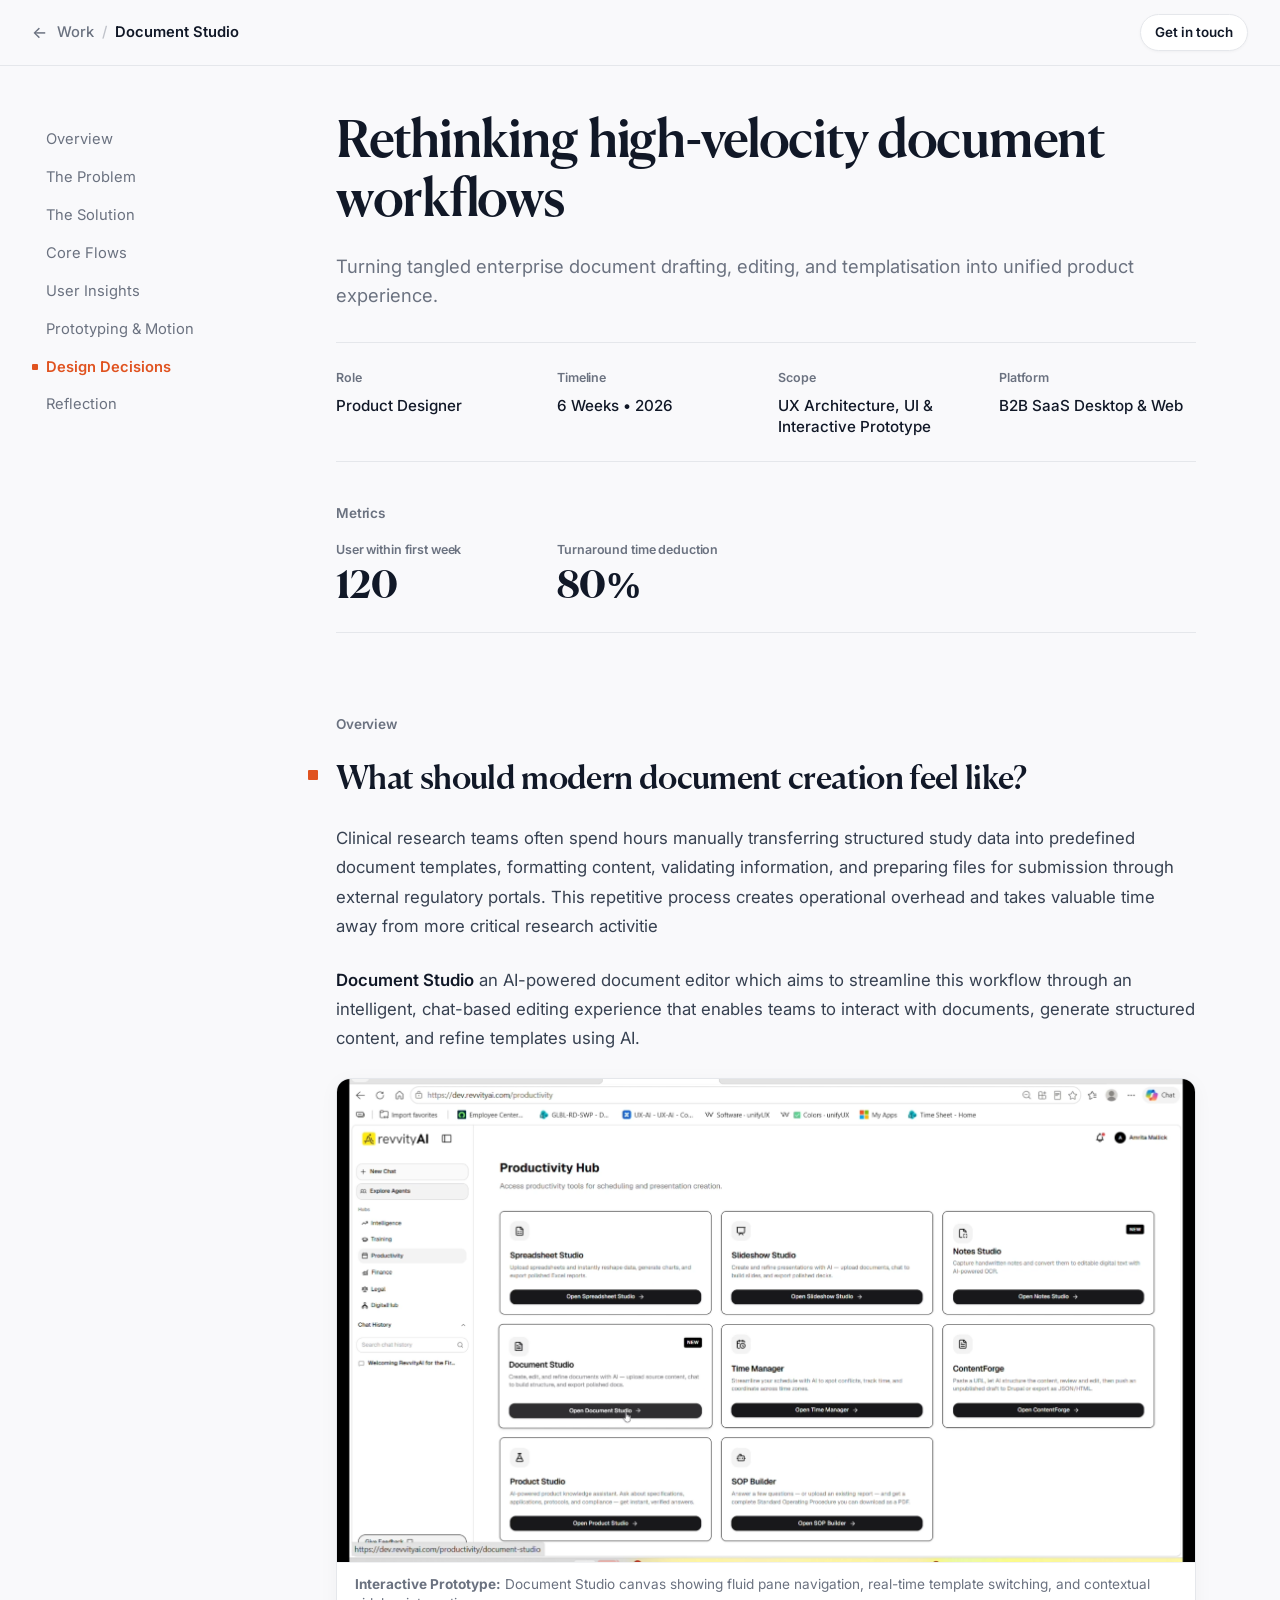
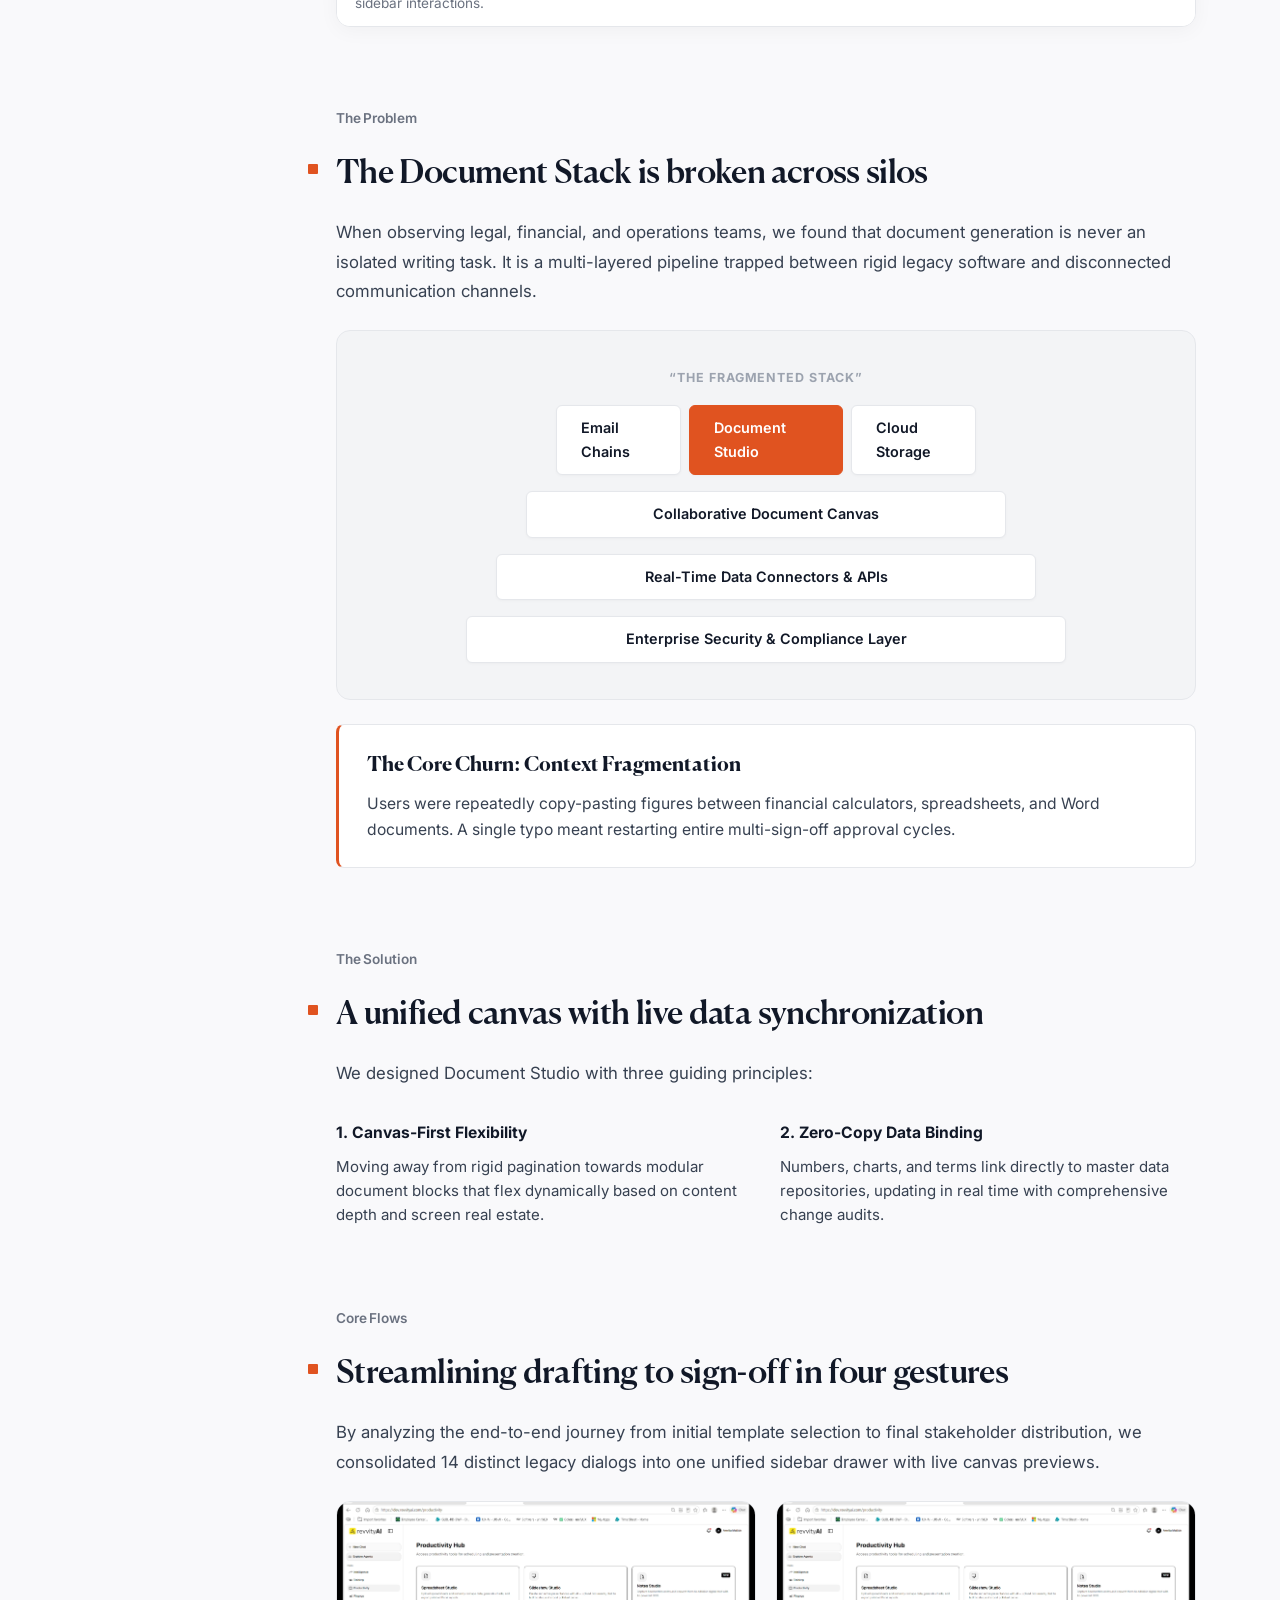
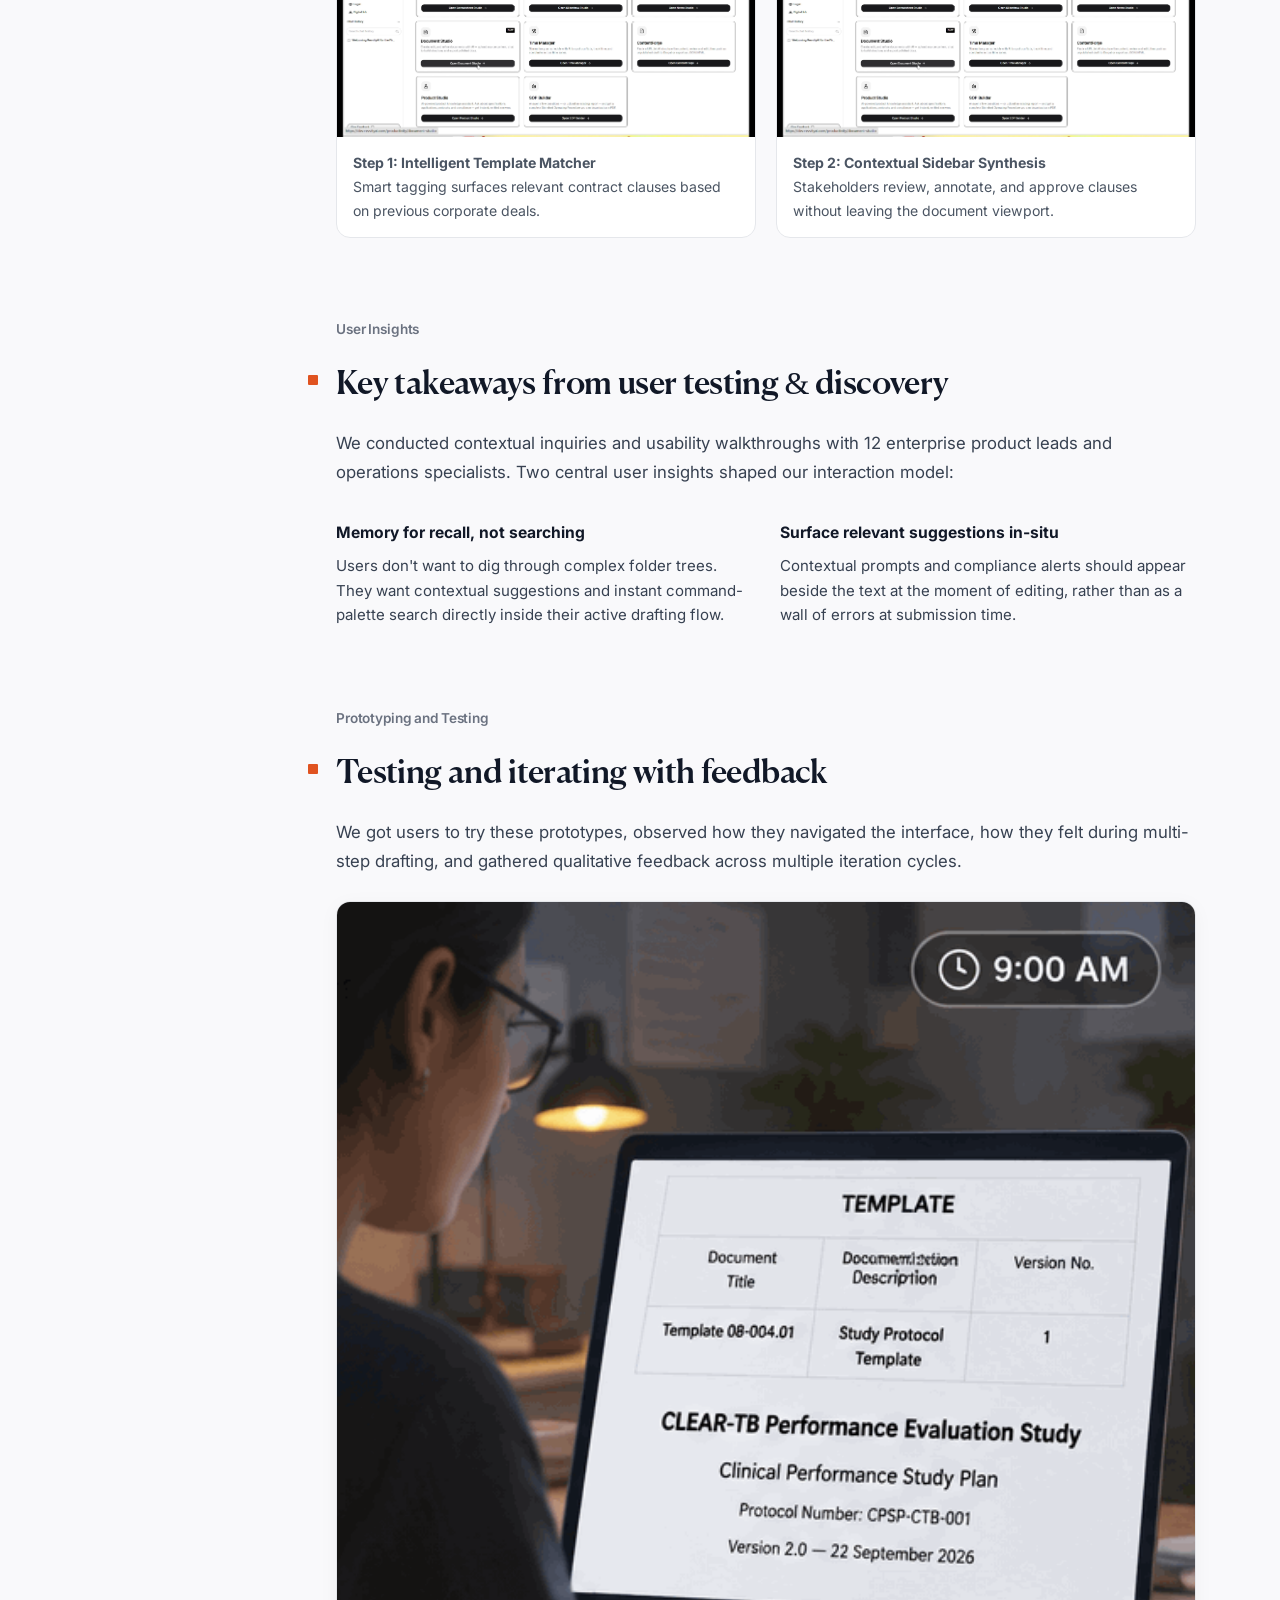
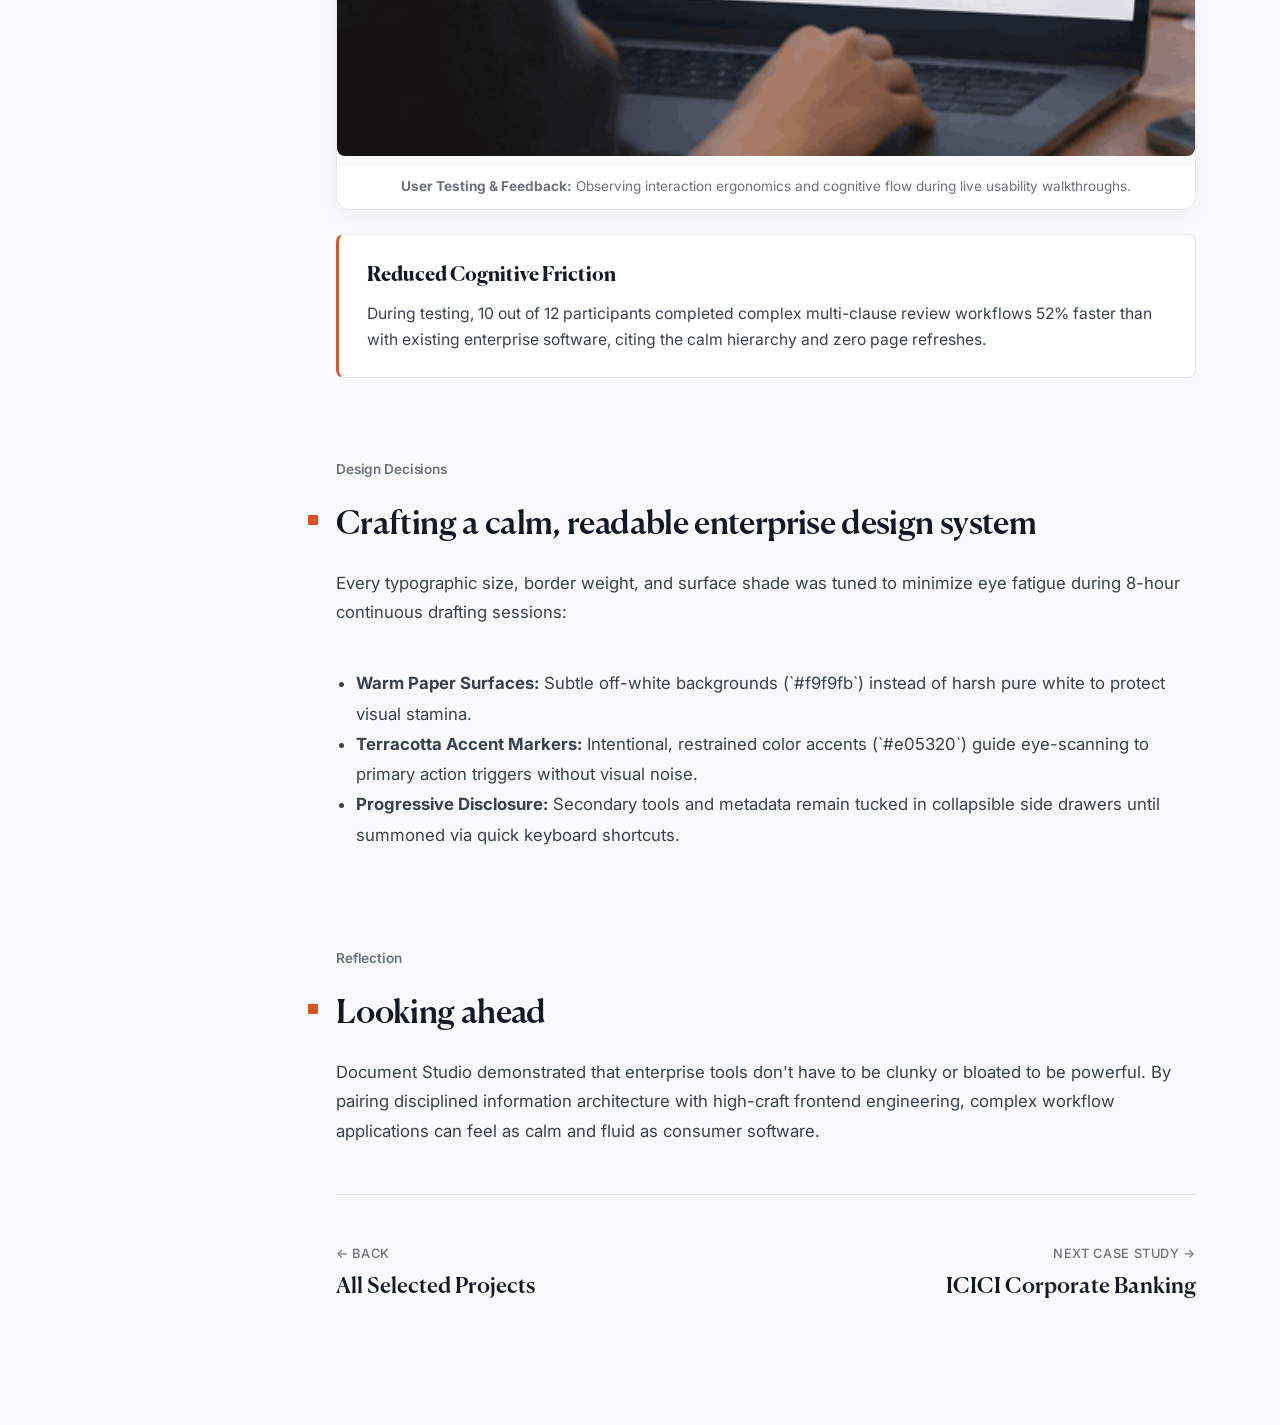
<file: case-studies/document-studio/index.html>
<!DOCTYPE html>
<html lang="en">
<head>
  <meta charset="UTF-8" />
  <meta name="viewport" content="width=device-width, initial-scale=1.0" />
  <title>Document Studio — Case Study | Amrita Mallick</title>
  
  <link rel="preconnect" href="https://fonts.googleapis.com" />
  <link rel="preconnect" href="https://fonts.gstatic.com" crossorigin />
  <link href="https://fonts.googleapis.com/css2?family=Inter:wght@400;500;600;700&display=swap" rel="stylesheet" />
  
  <link rel="stylesheet" href="../../styles/editorial-case-study.css" />
</head>
<body class="editorial-case-study">

  <!-- =========================================
       TOP BREADCRUMB BAR
       ========================================= -->
  <header class="cs-top-bar" role="banner">
    <a href="../../index.html" class="cs-breadcrumb">
      <span class="back-arrow">←</span> Work <span style="opacity: 0.4;">/</span> <span class="project-title-crumb">Document Studio</span>
    </a>
    <div class="cs-top-actions">
      <a href="../../index.html#contact" class="cs-contact-pill">Get in touch</a>
    </div>
  </header>

  <!-- =========================================
       MAIN 2-COLUMN LAYOUT
       ========================================= -->
  <div class="cs-layout-container">

    <!-- LEFT STICKY TABLE OF CONTENTS -->
    <aside class="cs-toc-sidebar" aria-label="Table of Contents">
      <ul class="cs-toc-list">
        <li><a href="#overview" class="cs-toc-link is-active">Overview</a></li>
        <li><a href="#problem" class="cs-toc-link">The Problem</a></li>
        <li><a href="#solution" class="cs-toc-link">The Solution</a></li>
        <li><a href="#core-flows" class="cs-toc-link">Core Flows</a></li>
        <li><a href="#research" class="cs-toc-link">User Insights</a></li>
        <li><a href="#prototyping" class="cs-toc-link">Prototyping & Motion</a></li>
        <li><a href="#decisions" class="cs-toc-link">Design Decisions</a></li>
        <li><a href="#reflection" class="cs-toc-link">Reflection</a></li>
      </ul>
    </aside>

    <!-- RIGHT MAIN CONTENT COLUMN -->
    <main class="cs-main-content">

      <!-- HERO ARTICLE HEADER -->
      <section class="cs-article-header">
        <h1 class="cs-main-title">Rethinking high-velocity document workflows</h1>
        <p class="cs-main-subtitle">
          Turning tangled enterprise document drafting, editing, and templatisation into unified product experience.
        </p>

        <!-- Metadata Grid -->
        <div class="cs-metadata-grid">
          <div class="cs-meta-col">
            <span class="cs-meta-label">Role</span>
            <span class="cs-meta-value">Product Designer </span>
          </div>
          <div class="cs-meta-col">
            <span class="cs-meta-label">Timeline</span>
            <span class="cs-meta-value">6 Weeks &bull; 2026</span>
          </div>
          <div class="cs-meta-col">
            <span class="cs-meta-label">Scope</span>
            <span class="cs-meta-value">UX Architecture, UI &amp; Interactive Prototype</span>
          </div>
          <div class="cs-meta-col">
            <span class="cs-meta-label">Platform</span>
            <span class="cs-meta-value">B2B SaaS Desktop &amp; Web</span>
          </div>
        </div>

        <!-- Metrics Metadata Section -->
        <div class="cs-metrics-section">
          <span class="cs-metrics-heading">Metrics</span>
          <div class="cs-metrics-grid">
            <div class="cs-metric-col">
              <span class="cs-meta-label">User within first week</span>
              <span class="cs-metric-number">120</span>
            </div>
            <div class="cs-metric-col">
              <span class="cs-meta-label">Turnaround time deduction</span>
              <span class="cs-metric-number">80%</span>
            </div>
          </div>
        </div>
      </section>

      <!-- SECTION 1: OVERVIEW -->
      <section class="cs-section" id="overview">
        <span class="cs-section-kicker">Overview</span>
        <div class="cs-heading-with-marker">
          <h2 class="cs-section-heading">What should modern document creation feel like?</h2>
        </div>
        <p class="cs-body-p">
          Clinical research teams often spend hours manually transferring structured study data into predefined document templates, formatting content, validating information, and preparing files for submission through external regulatory portals. This repetitive process creates operational overhead and takes valuable time away from more critical research activitie
        </p>
        <p class="cs-body-p">
          <strong>Document Studio</strong> an AI-powered document editor which aims to streamline this workflow through an intelligent, chat-based editing experience that enables teams to interact with documents, generate structured content, and refine templates using AI.
        </p>

        <!-- Featured Prototype Video Mockup -->
        <div class="cs-media-card">
          <video autoplay loop muted playsinline webkit-playsinline preload="auto" poster="../../assets/images/prototype_thumb.png">
            <source src="../../assets/videos/document-studio-prototype.mp4" type="video/mp4" />
          </video>
          <div class="cs-media-caption">
            <strong>Interactive Prototype:</strong> Document Studio canvas showing fluid pane navigation, real-time template switching, and contextual sidebar interactions.
          </div>
        </div>
      </section>

      <!-- SECTION 2: THE PROBLEM -->
      <section class="cs-section" id="problem">
        <span class="cs-section-kicker">The Problem</span>
        <div class="cs-heading-with-marker">
          <h2 class="cs-section-heading">The Document Stack is broken across silos</h2>
        </div>
        <p class="cs-body-p">
          When observing legal, financial, and operations teams, we found that document generation is never an isolated writing task. It is a multi-layered pipeline trapped between rigid legacy software and disconnected communication channels.
        </p>

        <!-- System Stack Diagram (Like OpenAI "THE STACK" component) -->
        <div class="cs-stack-diagram">
          <div style="font-size: 0.78rem; font-weight: 700; color: #9ca3af; letter-spacing: 0.08em; text-transform: uppercase;">
            &ldquo;THE FRAGMENTED STACK&rdquo;
          </div>
          <div style="display: flex; gap: 8px; width: 100%; max-width: 420px; justify-content: center;">
            <div class="cs-stack-level" style="flex: 1;">Email Chains</div>
            <div class="cs-stack-level active-stack" style="flex: 1.4;">Document Studio</div>
            <div class="cs-stack-level" style="flex: 1;">Cloud Storage</div>
          </div>
          <div class="cs-stack-level" style="width: 100%; max-width: 480px;">Collaborative Document Canvas</div>
          <div class="cs-stack-level" style="width: 100%; max-width: 540px;">Real-Time Data Connectors &amp; APIs</div>
          <div class="cs-stack-level" style="width: 100%; max-width: 600px;">Enterprise Security &amp; Compliance Layer</div>
        </div>

        <div class="cs-callout-card">
          <h4>The Core Churn: Context Fragmentation</h4>
          <p>
            Users were repeatedly copy-pasting figures between financial calculators, spreadsheets, and Word documents. A single typo meant restarting entire multi-sign-off approval cycles.
          </p>
        </div>
      </section>

      <!-- SECTION 3: THE SOLUTION -->
      <section class="cs-section" id="solution">
        <span class="cs-section-kicker">The Solution</span>
        <div class="cs-heading-with-marker">
          <h2 class="cs-section-heading">A unified canvas with live data synchronization</h2>
        </div>
        <p class="cs-body-p">
          We designed Document Studio with three guiding principles:
        </p>
        <div class="cs-insights-grid">
          <div class="cs-insight-item">
            <h3 class="cs-insight-title">1. Canvas-First Flexibility</h3>
            <p class="cs-insight-desc">
              Moving away from rigid pagination towards modular document blocks that flex dynamically based on content depth and screen real estate.
            </p>
          </div>
          <div class="cs-insight-item">
            <h3 class="cs-insight-title">2. Zero-Copy Data Binding</h3>
            <p class="cs-insight-desc">
              Numbers, charts, and terms link directly to master data repositories, updating in real time with comprehensive change audits.
            </p>
          </div>
        </div>
      </section>

      <!-- SECTION 4: CORE FLOWS -->
      <section class="cs-section" id="core-flows">
        <span class="cs-section-kicker">Core Flows</span>
        <div class="cs-heading-with-marker">
          <h2 class="cs-section-heading">Streamlining drafting to sign-off in four gestures</h2>
        </div>
        <p class="cs-body-p">
          By analyzing the end-to-end journey from initial template selection to final stakeholder distribution, we consolidated 14 distinct legacy dialogs into one unified sidebar drawer with live canvas previews.
        </p>

        <!-- Side-by-Side Flow Exploration -->
        <div class="cs-photo-grid-2">
          <div class="photo-item">
            <img src="../../assets/images/prototype_thumb.png" alt="Document Studio Workflow Navigation" />
            <div style="padding: 14px 16px; font-size: 0.88rem; color: #4b5563;">
              <strong>Step 1: Intelligent Template Matcher</strong><br />
              Smart tagging surfaces relevant contract clauses based on previous corporate deals.
            </div>
          </div>
          <div class="photo-item">
            <img src="../../assets/images/prototype_thumb.png" alt="Document Studio Real-Time Synthesis" />
            <div style="padding: 14px 16px; font-size: 0.88rem; color: #4b5563;">
              <strong>Step 2: Contextual Sidebar Synthesis</strong><br />
              Stakeholders review, annotate, and approve clauses without leaving the document viewport.
            </div>
          </div>
        </div>
      </section>

      <!-- SECTION 5: USER RESEARCH & INSIGHTS -->
      <section class="cs-section" id="research">
        <span class="cs-section-kicker">User Insights</span>
        <div class="cs-heading-with-marker">
          <h2 class="cs-section-heading">Key takeaways from user testing &amp; discovery</h2>
        </div>
        <p class="cs-body-p">
          We conducted contextual inquiries and usability walkthroughs with 12 enterprise product leads and operations specialists. Two central user insights shaped our interaction model:
        </p>

        <div class="cs-insights-grid">
          <div class="cs-insight-item">
            <h3 class="cs-insight-title">Memory for recall, not searching</h3>
            <p class="cs-insight-desc">
              Users don't want to dig through complex folder trees. They want contextual suggestions and instant command-palette search directly inside their active drafting flow.
            </p>
          </div>
          <div class="cs-insight-item">
            <h3 class="cs-insight-title">Surface relevant suggestions in-situ</h3>
            <p class="cs-insight-desc">
              Contextual prompts and compliance alerts should appear beside the text at the moment of editing, rather than as a wall of errors at submission time.
            </p>
          </div>
        </div>
      </section>

      <!-- SECTION 6: PROTOTYPING & MOTION -->
      <section class="cs-section" id="prototyping">
        <span class="cs-section-kicker">Prototyping and Testing</span>
        <div class="cs-heading-with-marker">
          <h2 class="cs-section-heading">Testing and iterating with feedback</h2>
        </div>
        <p class="cs-body-p">
          We got users to try these prototypes, observed how they navigated the interface, how they felt during multi-step drafting, and gathered qualitative feedback across multiple iteration cycles.
        </p>

        <div class="cs-media-card" style="text-align: center; background: #fafafa; border: 1px solid var(--cs-border);">
          <img src="../../assets/videos/Document-studio-users.gif" alt="User testing and feedback sessions for Document Studio" style="max-width: 100%; height: auto; border-radius: var(--cs-radius-sm); display: inline-block;" />
          <div class="cs-media-caption">
            <strong>User Testing &amp; Feedback:</strong> Observing interaction ergonomics and cognitive flow during live usability walkthroughs.
          </div>
        </div>

        <div class="cs-callout-card">
          <h4>Reduced Cognitive Friction</h4>
          <p>
            During testing, 10 out of 12 participants completed complex multi-clause review workflows 52% faster than with existing enterprise software, citing the calm hierarchy and zero page refreshes.
          </p>
        </div>
      </section>

      <!-- SECTION 7: DESIGN DECISIONS -->
      <section class="cs-section" id="decisions">
        <span class="cs-section-kicker">Design Decisions</span>
        <div class="cs-heading-with-marker">
          <h2 class="cs-section-heading">Crafting a calm, readable enterprise design system</h2>
        </div>
        <p class="cs-body-p">
          Every typographic size, border weight, and surface shade was tuned to minimize eye fatigue during 8-hour continuous drafting sessions:
        </p>
        <ul style="padding-left: 20px; line-height: 1.8; color: var(--cs-text-body); font-size: 1.05rem;">
          <li><strong>Warm Paper Surfaces:</strong> Subtle off-white backgrounds (`#f9f9fb`) instead of harsh pure white to protect visual stamina.</li>
          <li><strong>Terracotta Accent Markers:</strong> Intentional, restrained color accents (`#e05320`) guide eye-scanning to primary action triggers without visual noise.</li>
          <li><strong>Progressive Disclosure:</strong> Secondary tools and metadata remain tucked in collapsible side drawers until summoned via quick keyboard shortcuts.</li>
        </ul>
      </section>

      <!-- SECTION 8: REFLECTION & NEXT STEPS -->
      <section class="cs-section" id="reflection">
        <span class="cs-section-kicker">Reflection</span>
        <div class="cs-heading-with-marker">
          <h2 class="cs-section-heading">Looking ahead</h2>
        </div>
        <p class="cs-body-p">
          Document Studio demonstrated that enterprise tools don't have to be clunky or bloated to be powerful. By pairing disciplined information architecture with high-craft frontend engineering, complex workflow applications can feel as calm and fluid as consumer software.
        </p>

        <!-- Bottom Navigation: Next Case Study -->
        <nav class="cs-footer-nav" aria-label="Next Case Study">
          <a href="../../index.html#projects" class="cs-footer-link">
            <span class="cs-footer-sub">← Back</span>
            <span class="cs-footer-title">All Selected Projects</span>
          </a>
          <a href="../icici-cib-banking-saas/index.html" class="cs-footer-link" style="text-align: right;">
            <span class="cs-footer-sub">Next Case Study →</span>
            <span class="cs-footer-title">ICICI Corporate Banking</span>
          </a>
        </nav>
      </section>

    </main>
  </div>

  <script src="../editorial-case-study.js"></script>
</body>
</html>
</file>
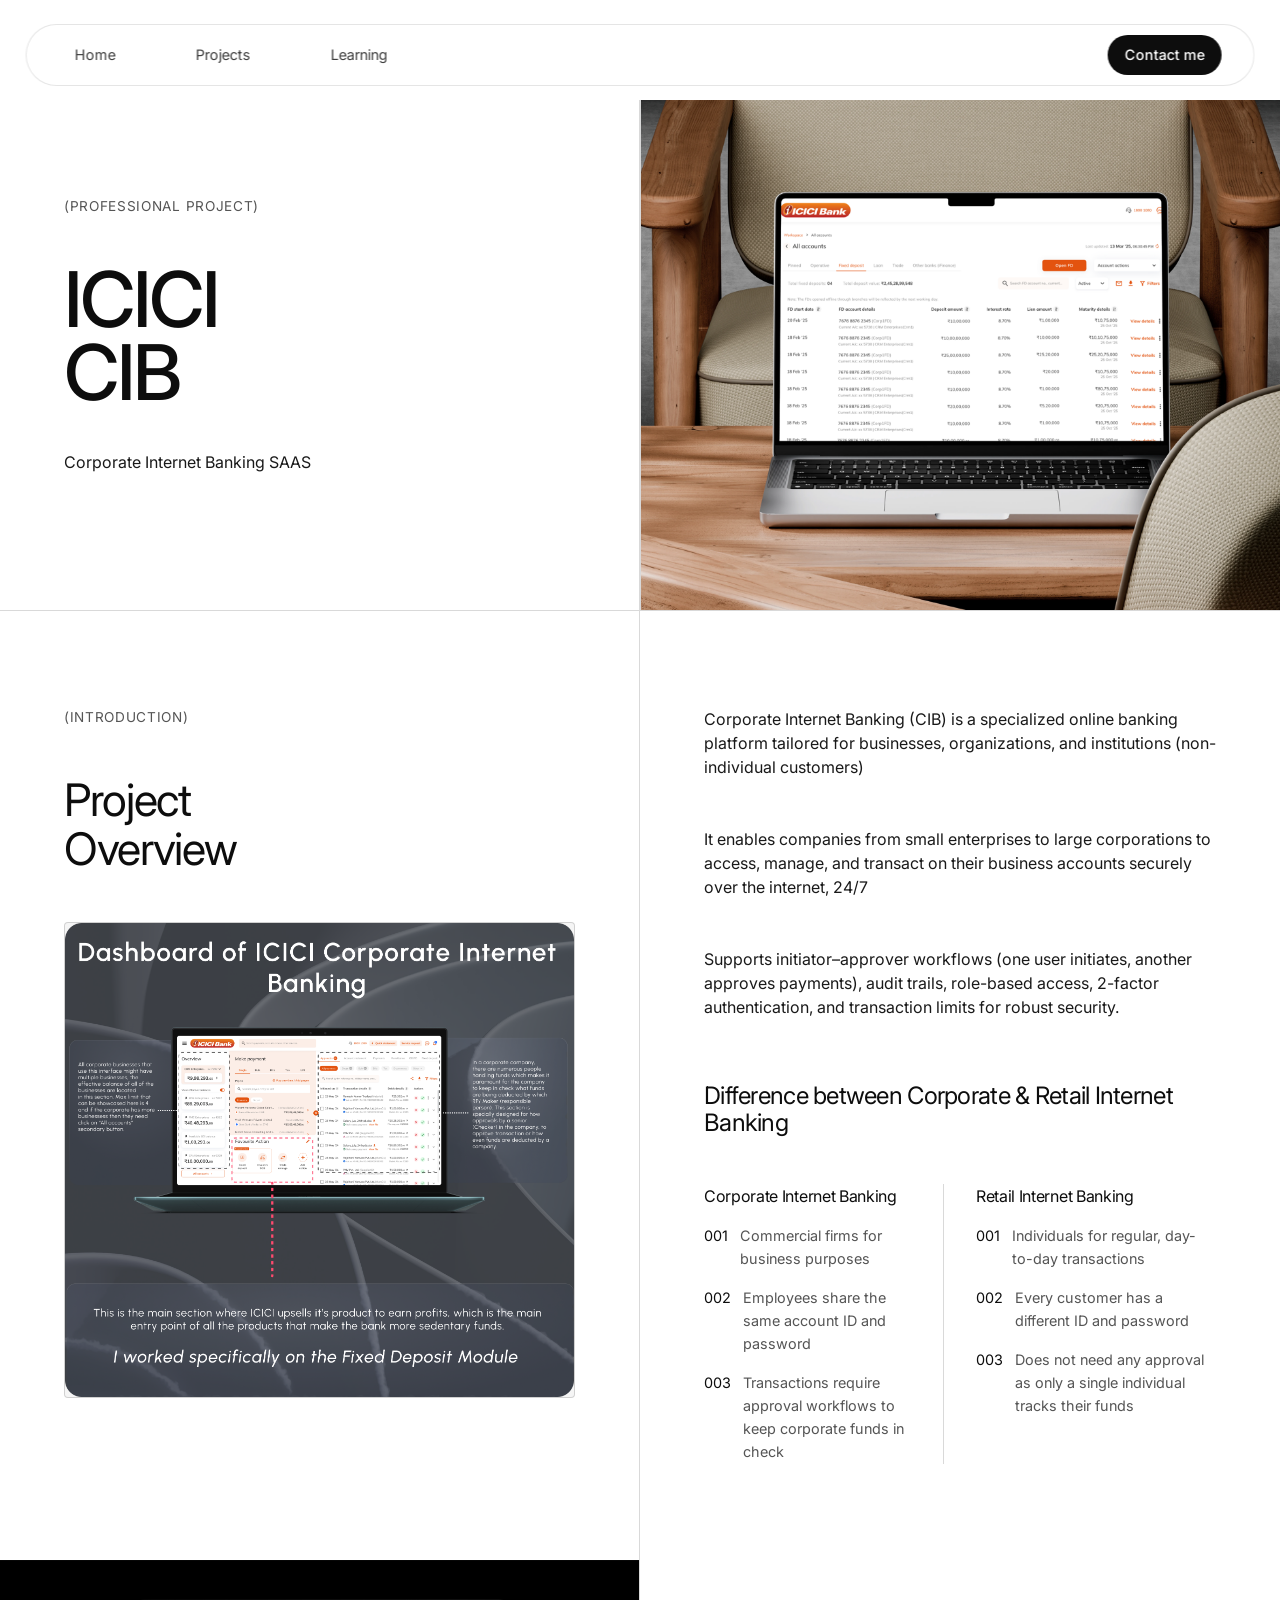
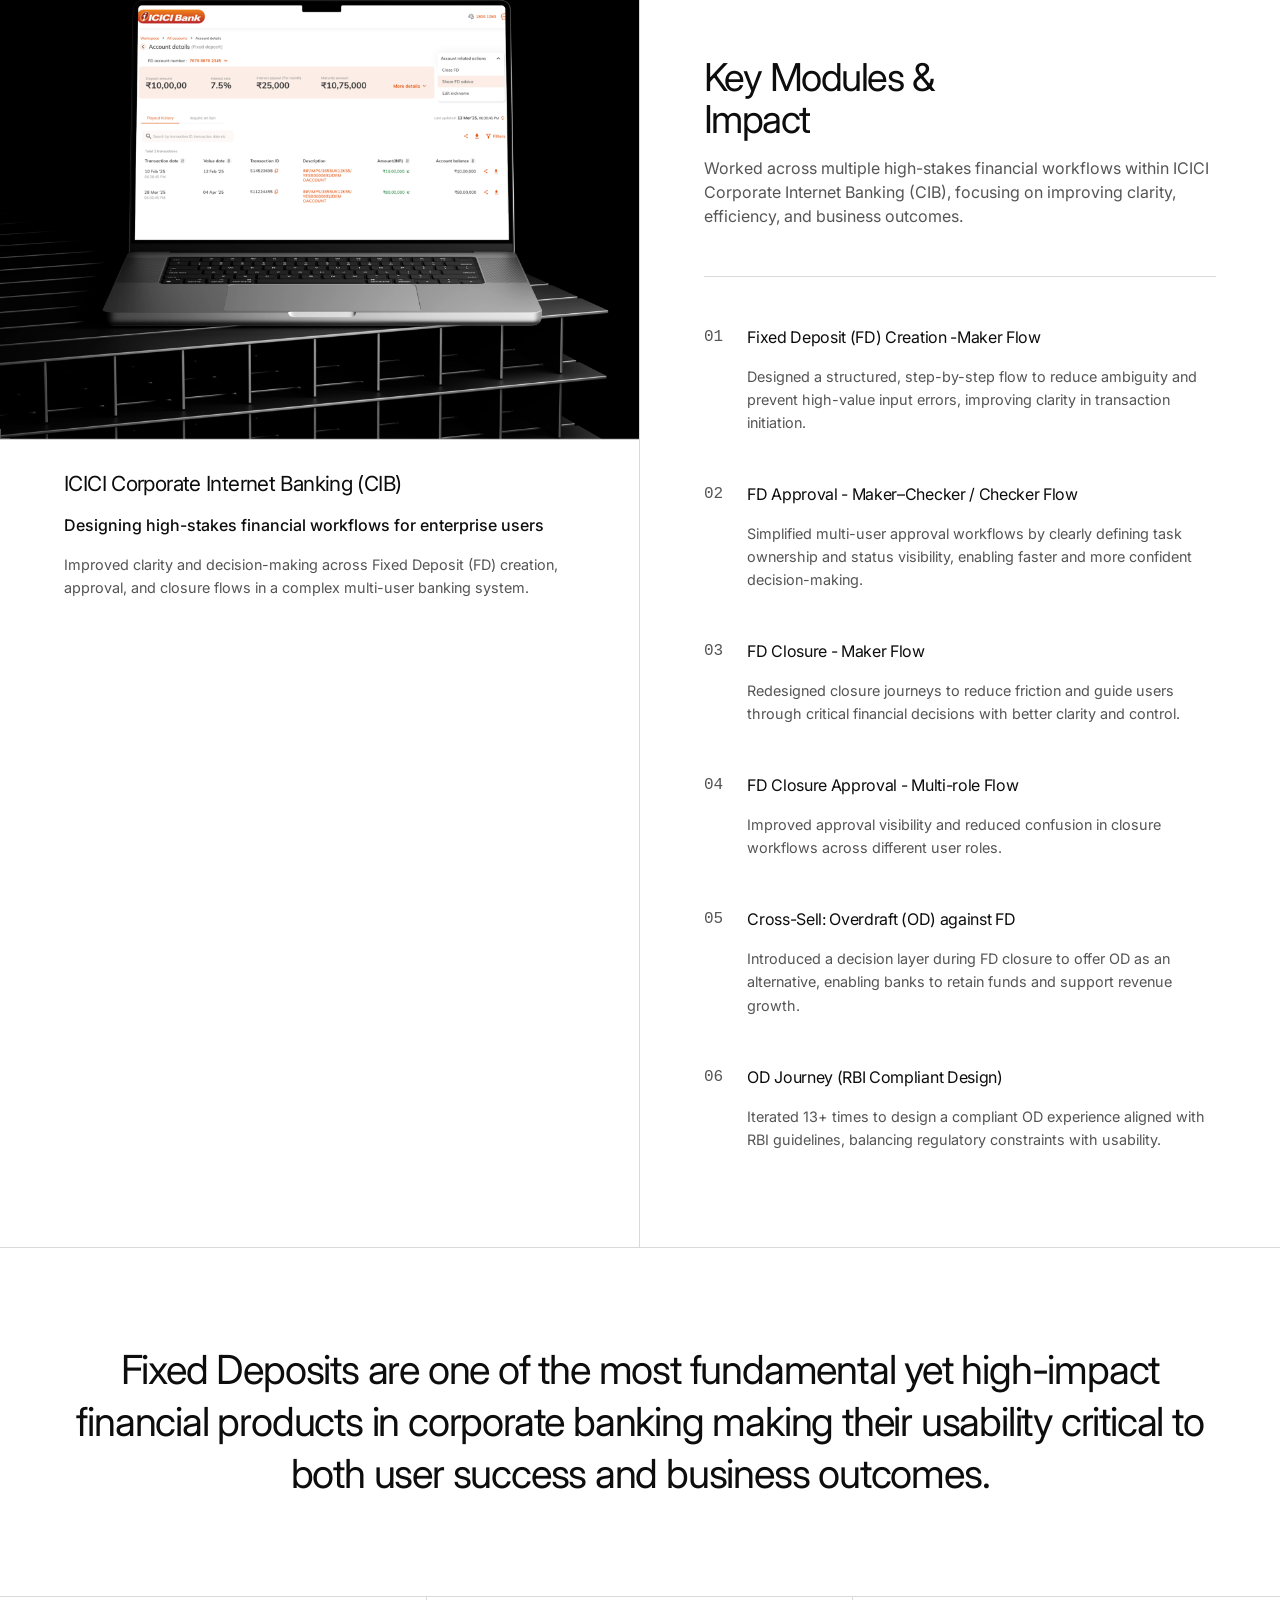
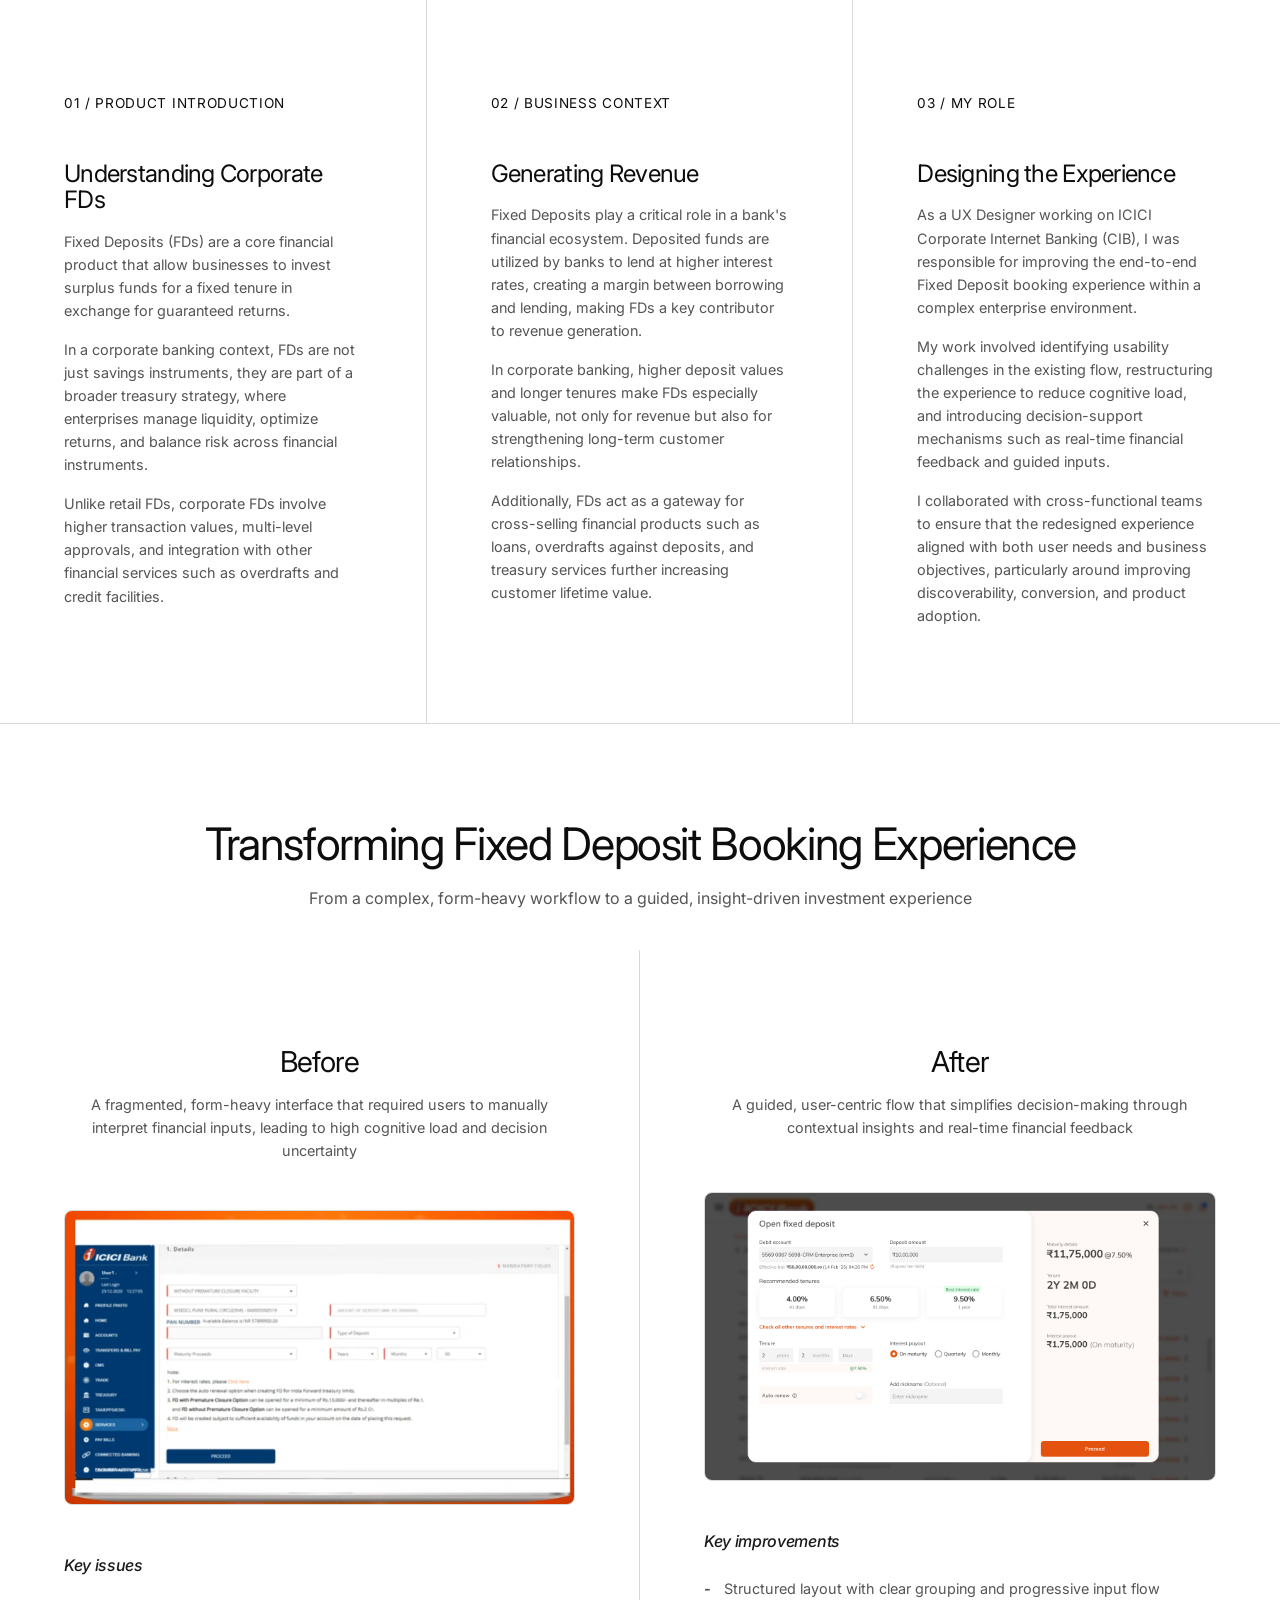
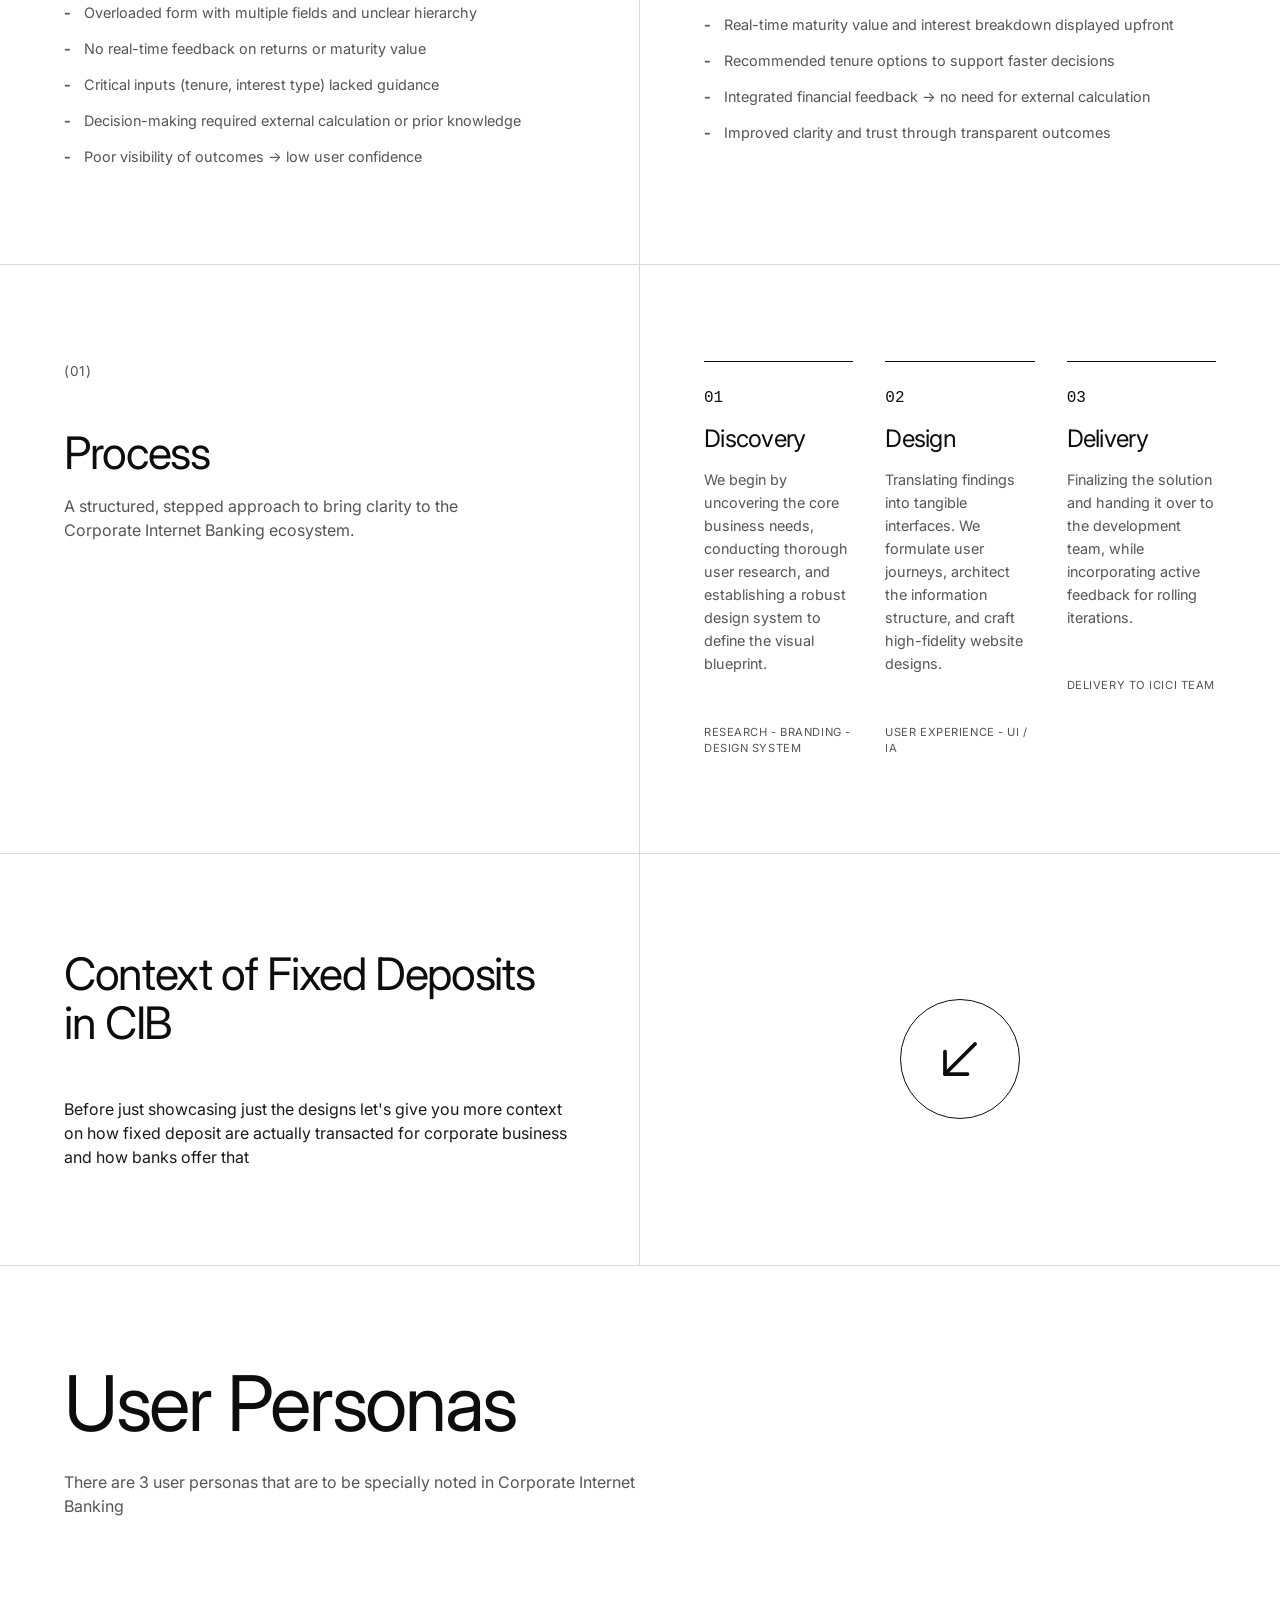
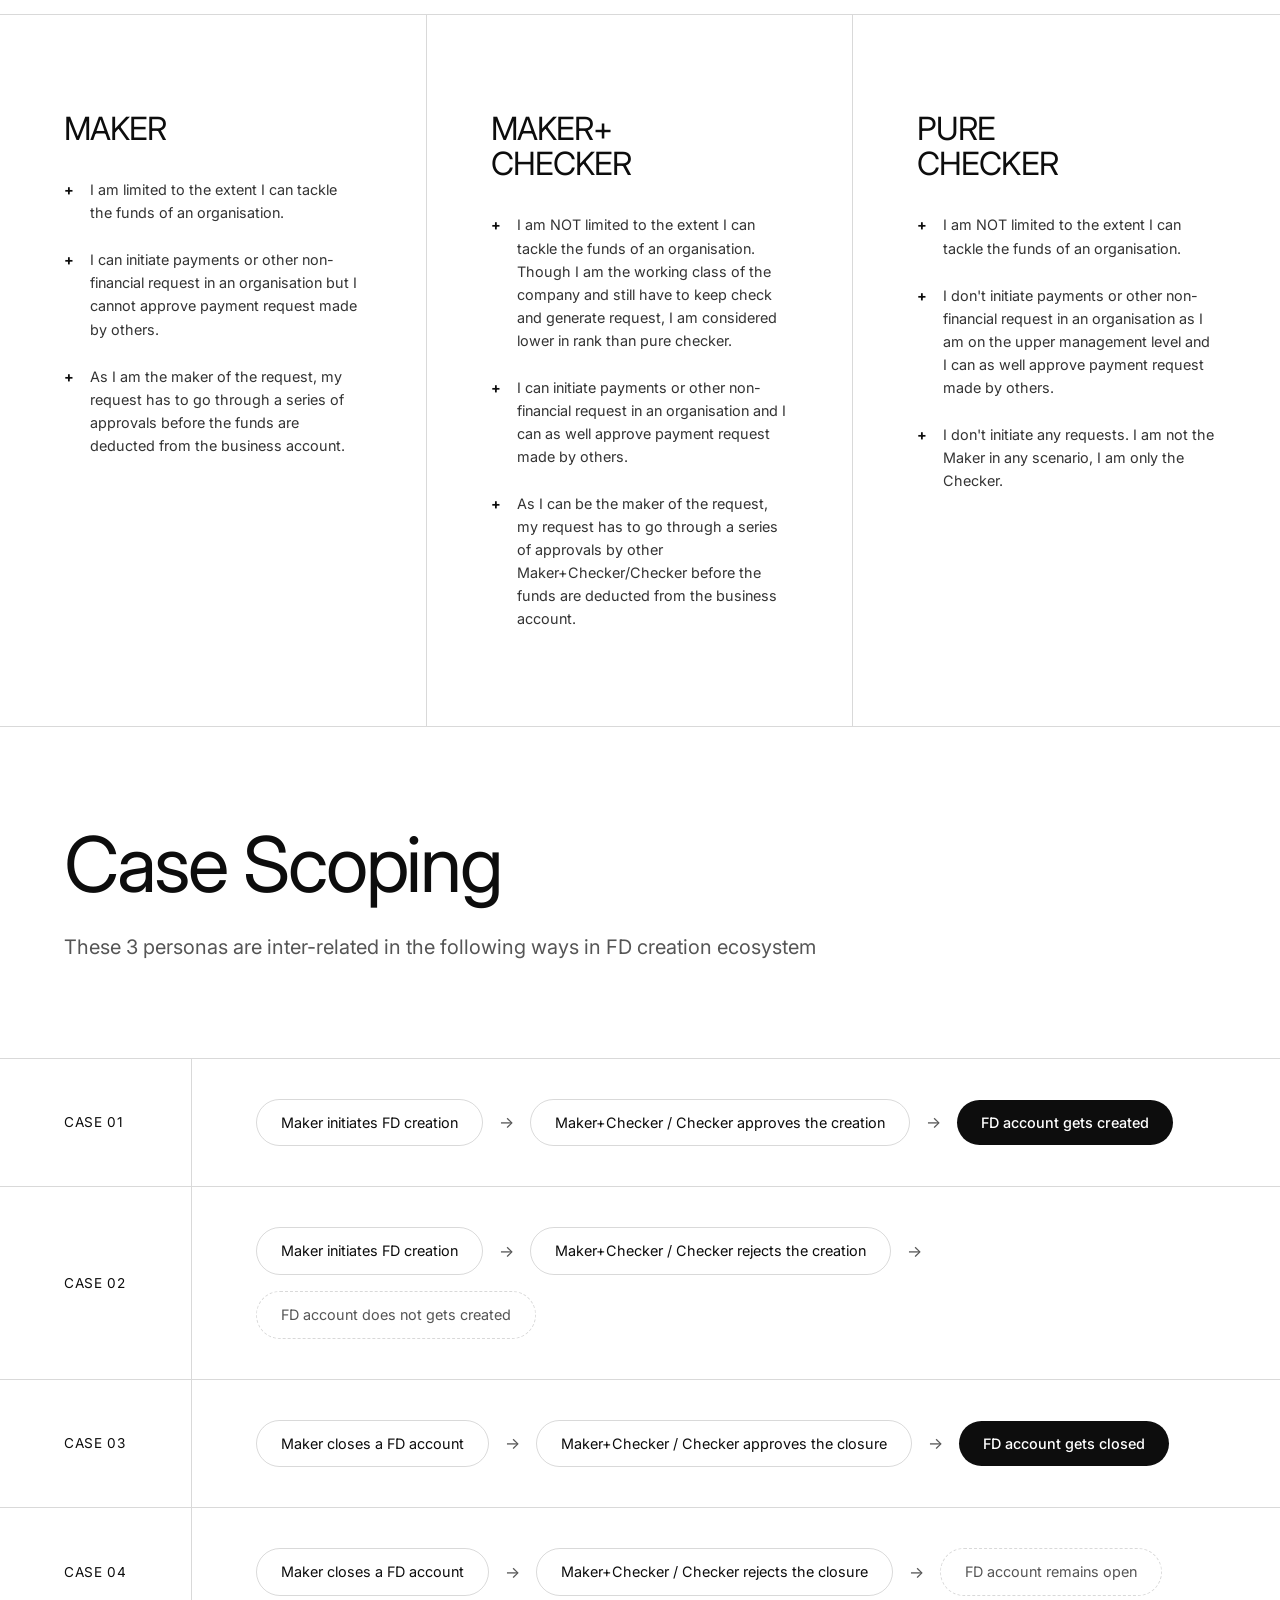
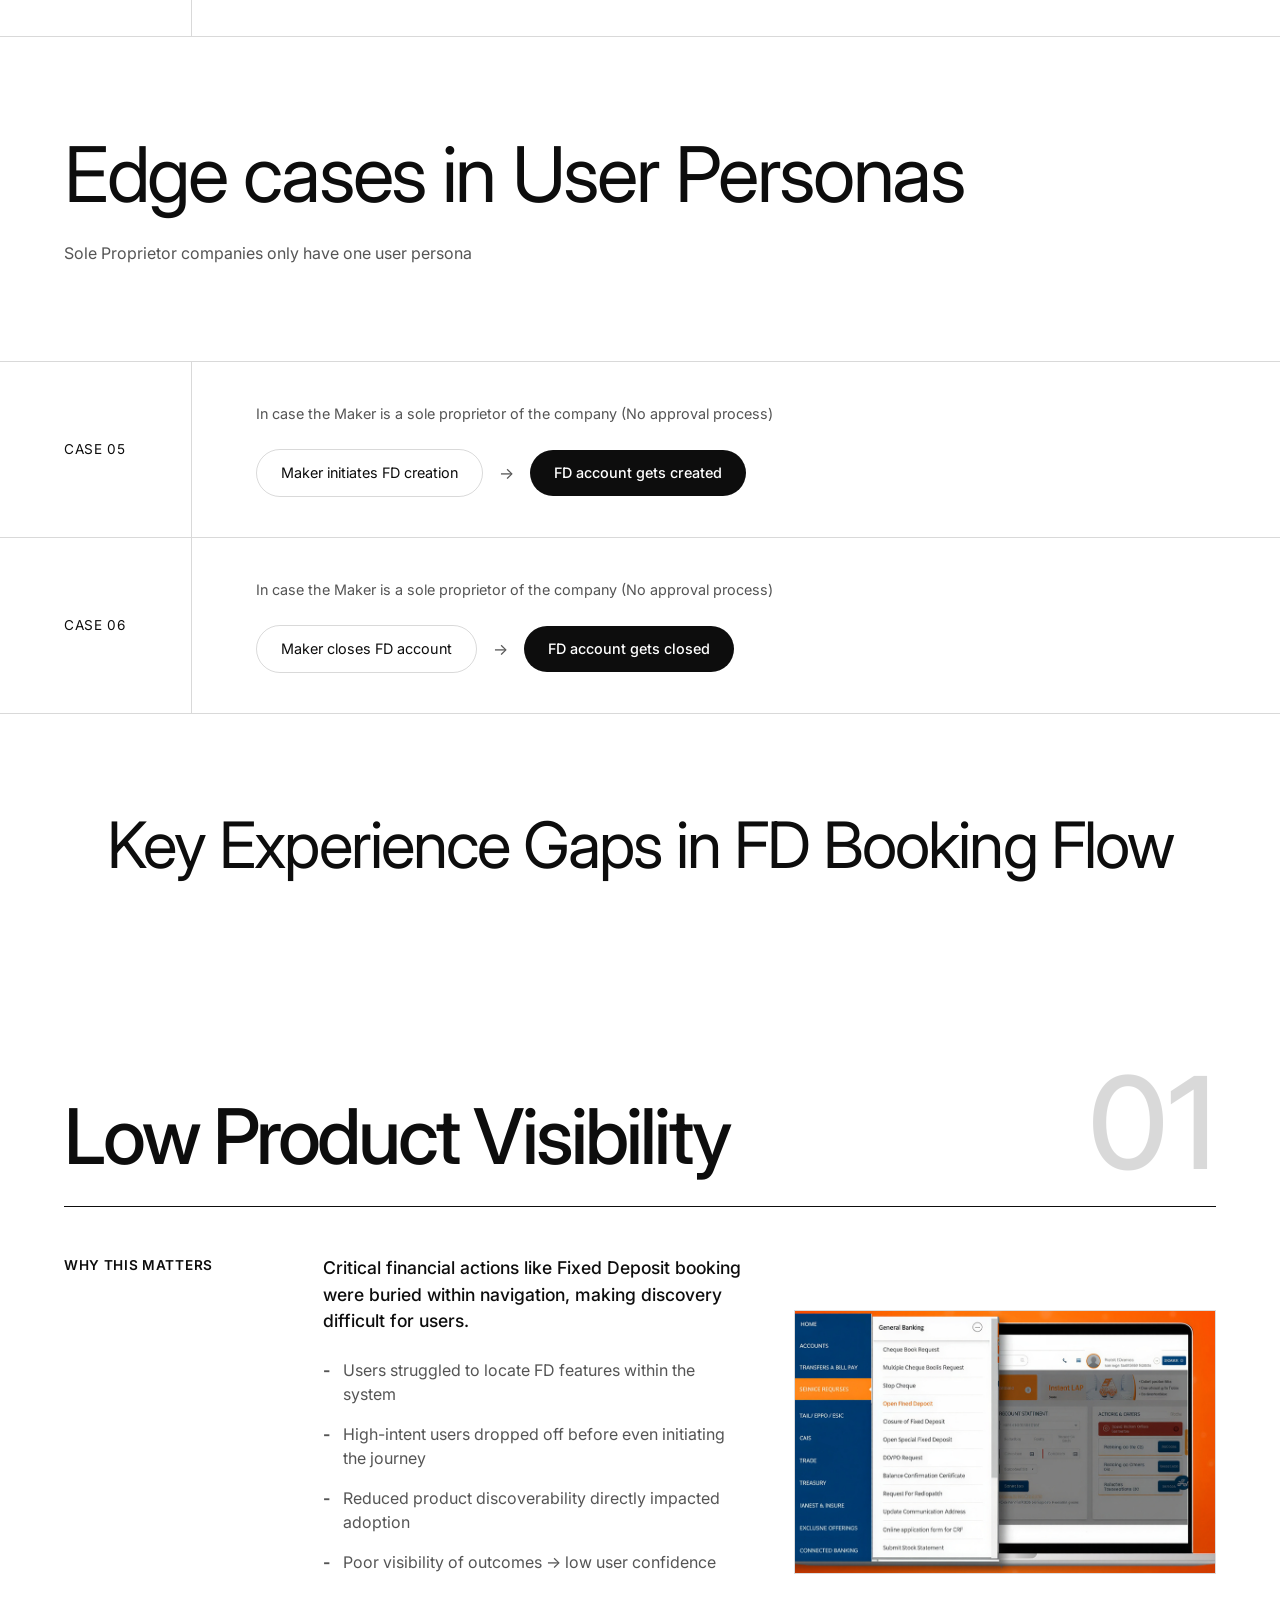
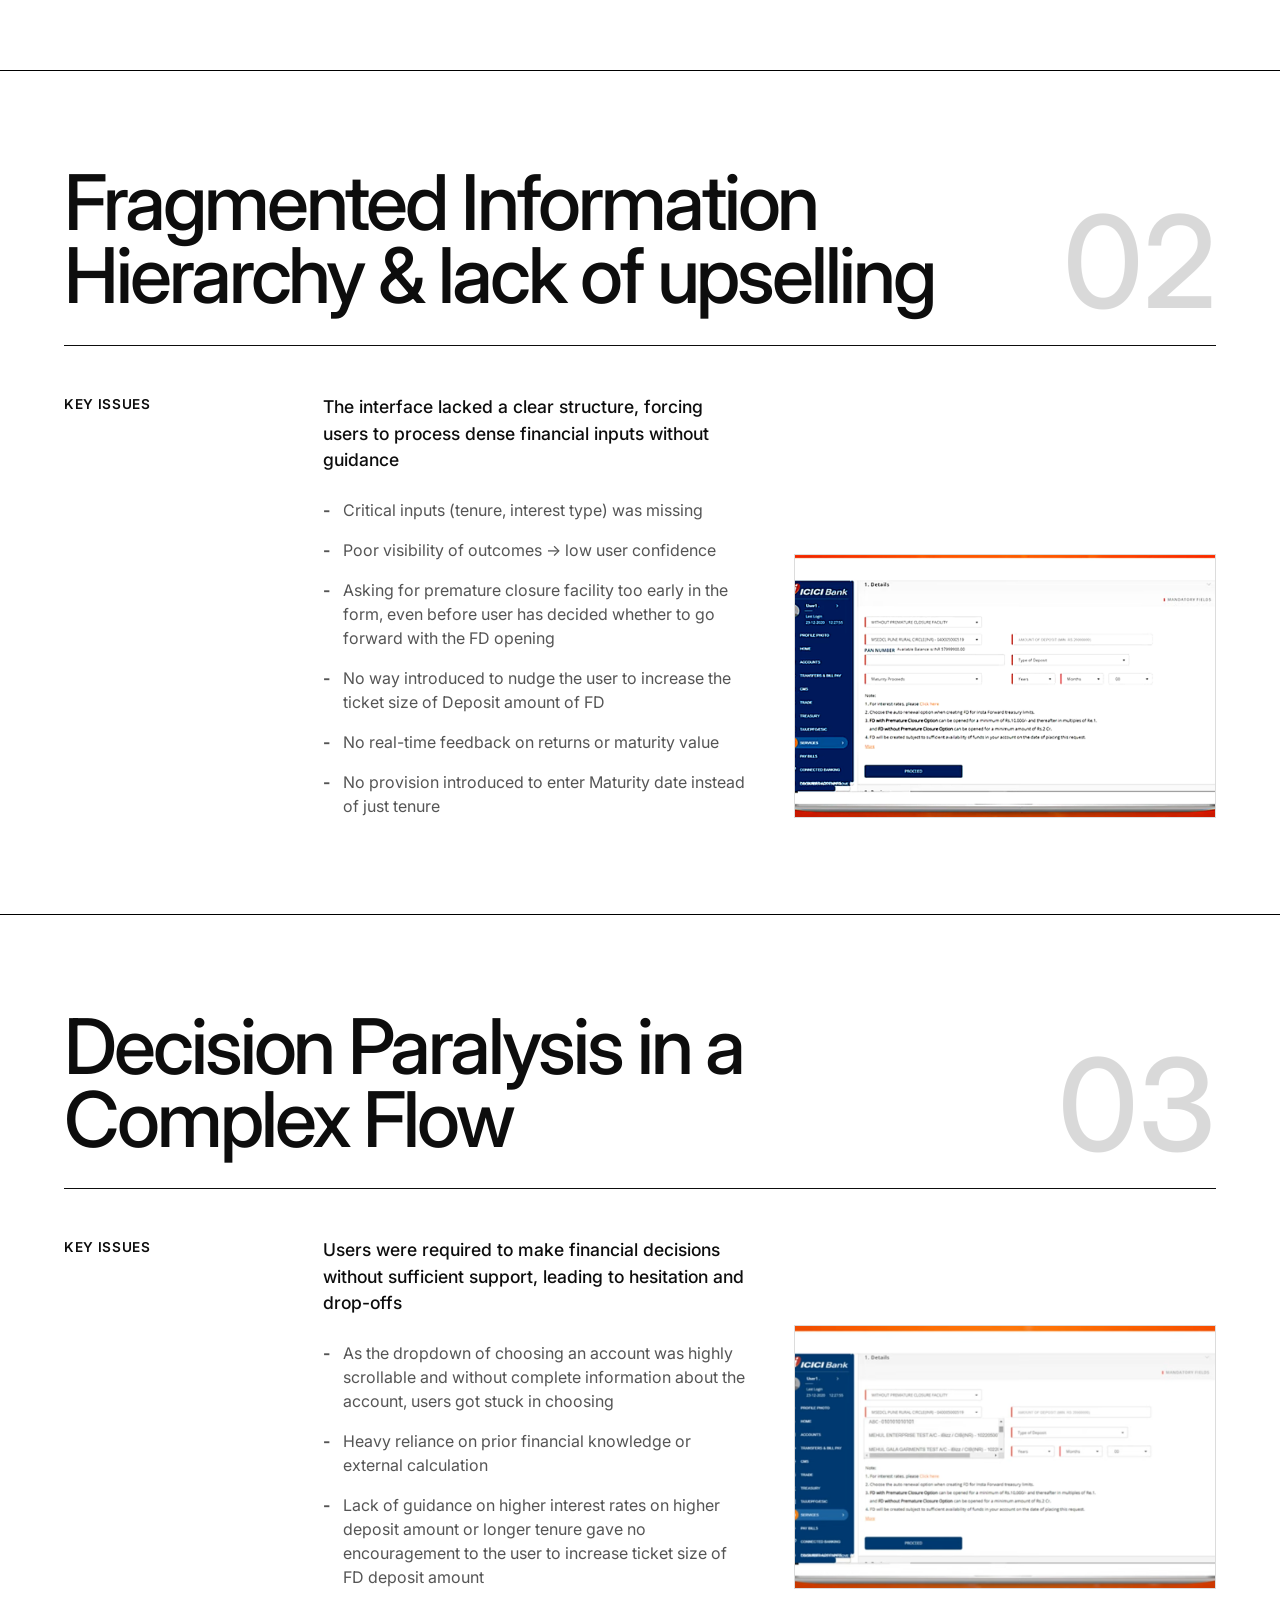
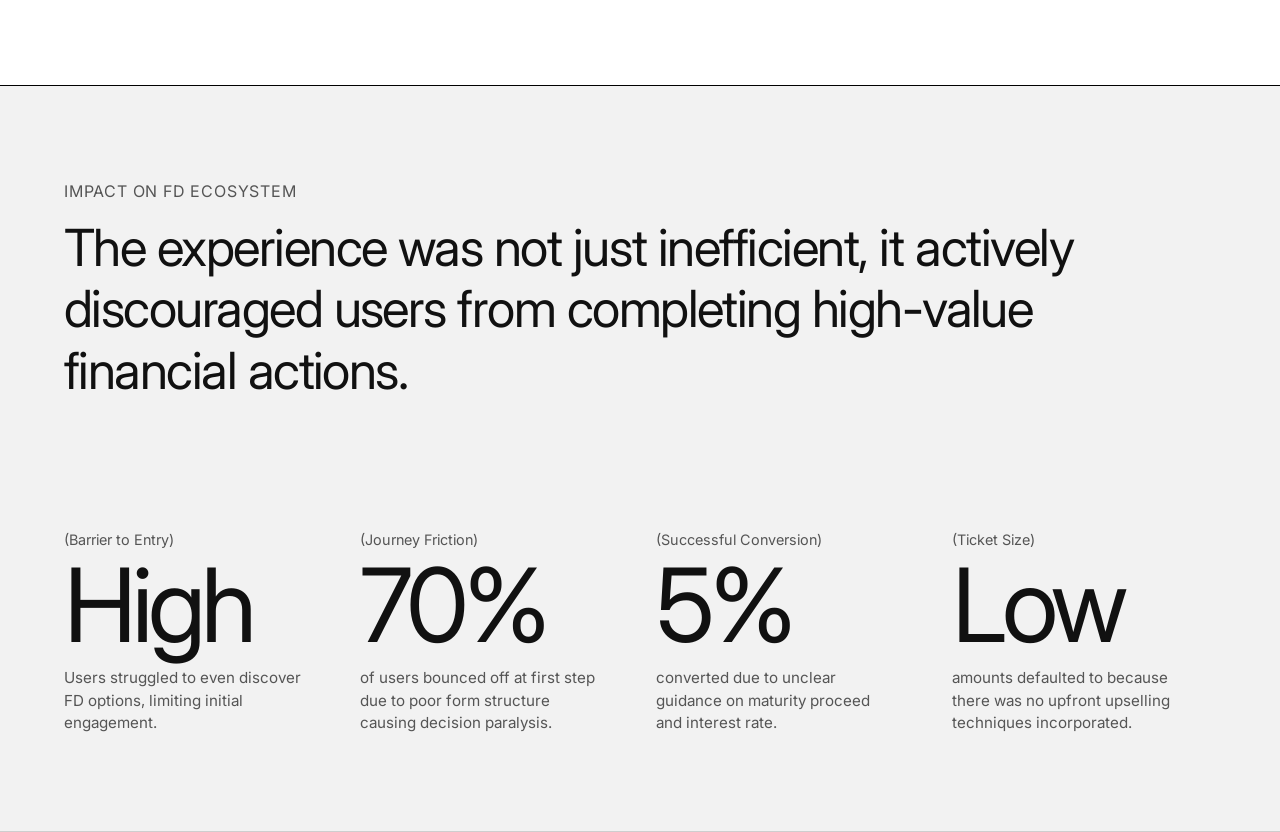
<file: case-studies/ICICI-CIB-Banking SAAS/index.html>
<!DOCTYPE html>
<html lang="en">
<head>
    <meta charset="UTF-8">
    <meta name="viewport" content="width=device-width, initial-scale=1.0">
    <title>ICICI CIB Banking SAAS - Case Study</title>
    <!-- Using Inter for that sharp, neo-grotesque editorial feel -->
    <link rel="preconnect" href="https://fonts.googleapis.com">
    <link rel="preconnect" href="https://fonts.gstatic.com" crossorigin>
    <link href="https://fonts.googleapis.com/css2?family=Inter:wght@400;500;600;700&display=swap" rel="stylesheet">
    <link rel="stylesheet" href="style.css">
</head>
<body>

    <!-- Glass Header (Copied exactly from home screen) -->
    <header class="nav">
      <div class="nav-inner">
        <nav class="nav-links">
           <a href="../../index.html" class="nav-link">Home</a>
          <div class="dropdown">
           <a href="../../index.html#projects" class="nav-link">Projects</a>
           

<ul class="dropdown-menu">
<li><a href="../Home Mechanic-CRM SAAS/index.html">CRM SAAS</a></li>
<li><a href="./index.html">ICICI CIB Banking SAAS</a></li>
<li><a href="../ICICI design system/index.html">ICICI design system</a></li>
          </ul>

</div>
          <a href="../../index.html#learning" class="nav-link">Learning</a>
          <a href="mailto:amritamallick00@gmail.com" class="nav-link nav-cta">Contact me</a>
        </nav>
      </div>
    </header>

    <!-- Content adhering to Brutalist Grid System -->
    <main id="case-study-content">
        
        <!-- Hero Section -->
        <section class="section-line-bottom grid-container">
            <div class="border-right px-main py-main flex-col-center">
                <div style="width: 100%;">
                    <span class="label-text">(Professional project)</span>
                    <h1 class="mega-text">ICICI<br>CIB</h1>
                    <p class="body-large py-sm">Corporate Internet Banking SAAS</p>
                </div>
            </div>
            <div class="image-wrapper" style="padding: 0;">
                <img src="../../assets/images/CIB/Dashmock.png" alt="CIB Dashboard on Laptop placeholder" class="responsive-img placeholder-bg" style="width: 100%; height: 100%; object-fit: cover; border-left: 1px solid var(--line-color);">
            </div>
        </section>

        <!-- How this project was divided & Project Overview -->
        <section class="grid-container">
            <!-- Left Side: Title -->
            <div class="border-right px-main py-main flex-col-center" style="justify-content: flex-start;">
                <div style="width: 100%;">
                    <span class="label-text">(Introduction)</span>
                    <h2 class="display-text mb-main">Project<br>Overview</h2>
                    <!-- Dashboard Image -->
                    <div style="width: 100%; border: 1px solid var(--line-color); overflow: hidden; border-radius: 4px; background-color: rgba(0,0,0,0.04);">
                        <img src="../../assets/images/CIB/Dashboardexplain.png" alt="Detailed dashboard breakdown of ICICI Corporate Internet Banking" class="responsive-img" style="width: 100%; display: block; object-fit: contain;">
                    </div>
                </div>
            </div>
            
            <!-- Right Side: Content Blocks -->
            <div class="px-main py-main">
                <p class="body-large mb-main">Corporate Internet Banking (CIB) is a specialized online banking platform tailored for businesses, organizations, and institutions (non-individual customers)</p>
                <p class="body-large mb-main">It enables companies from small enterprises to large corporations to access, manage, and transact on their business accounts securely over the internet, 24/7</p>
                <p class="body-large mb-main">Supports initiator–approver workflows (one user initiates, another approves payments), audit trails, role-based access, 2-factor authentication, and transaction limits for robust security.</p>
                
                <!-- Crisp Difference Section -->
                <div style="margin-top: 4rem;">
                    <h3 class="display-text mb-main" style="font-size: 1.5rem;">Difference between Corporate & Retail Internet Banking</h3>
                    <!-- Removing the border under the heading per user instructions -->
                    <div style="display: grid; grid-template-columns: 1fr 1fr; gap: 2rem;">
                        <!-- Corporate Column -->
                        <div style="border-right: 1px solid var(--line-color); padding-right: 2rem;">
                            <h4 class="body-large mb-sm" style="color: var(--text-color);">Corporate Internet Banking</h4>
                            <p class="body-standard" style="color: var(--text-muted); display: flex; gap: 0.75rem; margin-bottom: 1rem;"><span style="color: var(--text-color);">001</span> <span>Commercial firms for business purposes</span></p>
                            <p class="body-standard" style="color: var(--text-muted); display: flex; gap: 0.75rem; margin-bottom: 1rem;"><span style="color: var(--text-color);">002</span> <span>Employees share the same account ID and password</span></p>
                            <p class="body-standard" style="color: var(--text-muted); display: flex; gap: 0.75rem;"><span style="color: var(--text-color);">003</span> <span>Transactions require approval workflows to keep corporate funds in check</span></p>
                        </div>

                        <!-- Retail Column -->
                        <div>
                            <h4 class="body-large mb-sm" style="color: var(--text-color);">Retail Internet Banking</h4>
                            <p class="body-standard" style="color: var(--text-muted); display: flex; gap: 0.75rem; margin-bottom: 1rem;"><span style="color: var(--text-color);">001</span> <span>Individuals for regular, day-to-day transactions</span></p>
                            <p class="body-standard" style="color: var(--text-muted); display: flex; gap: 0.75rem; margin-bottom: 1rem;"><span style="color: var(--text-color);">002</span> <span>Every customer has a different ID and password</span></p>
                            <p class="body-standard" style="color: var(--text-muted); display: flex; gap: 0.75rem;"><span style="color: var(--text-color);">003</span> <span>Does not need any approval as only a single individual tracks their funds</span></p>
                        </div>
                    </div>
                </div>
            </div>
        </section>

        <!-- Key Modules & Impact Section -->
        <section class="section-line-bottom grid-container">
            <!-- Left Side: Context & Image Placeholder -->
            <div class="border-right" style="display: flex; flex-direction: column; justify-content: flex-start;">
                <!-- Abstract image placeholder following brutalist language -->
                <div style="width: 100%; aspect-ratio: 16/9; background-color: rgba(0,0,0,0.04); border-bottom: 1px solid var(--line-color); margin-bottom: 2rem; display: flex; align-items: center; justify-content: center; position: relative;">
                    <img src="/assets/images/CIB/cib-overview.png" alt="ICICI Corporate Internet Banking Overview" style="width: 100%; height: 100%; object-fit: cover;">
                    <!-- Corner accent lines for technical feel -->
                    <div style="position: absolute; bottom:0; left:0; width: 10px; height: 1px; background: var(--text-muted);"></div>
                    <div style="position: absolute; bottom:0; left:0; width: 1px; height: 10px; background: var(--text-muted);"></div>
                </div>
                
                <div class="px-main" style="width: 100%; padding-bottom: 4rem;">
                    <h3 class="display-text mb-sm" style="font-size: 1.3rem; line-height: 1.2;">ICICI Corporate Internet Banking (CIB)</h3>
                    <p class="body-large mb-sm" style="color: var(--text-color); font-weight: 500;">Designing high-stakes financial workflows for enterprise users</p>
                    <p class="body-standard" style="color: var(--text-muted);">Improved clarity and decision-making across Fixed Deposit (FD) creation, approval, and closure flows in a complex multi-user banking system.</p>
                </div>
            </div>

            <!-- Right Side: Modules Grid -->
            <div class="px-main py-main">
                <h2 class="display-text mb-sm" style="font-size: clamp(1.8rem, 3vw, 2.5rem); letter-spacing: -0.04em;">Key Modules &<br>Impact</h2>
                <p class="body-large mb-main" style="color: var(--text-muted);">Worked across multiple high-stakes financial workflows within ICICI Corporate Internet Banking (CIB), focusing on improving clarity, efficiency, and business outcomes.</p>
                
                <!-- Modules List with brutalist numbering -->
                <div style="display: grid; grid-template-columns: 1fr; gap: 3rem; border-top: 1px solid var(--line-color); padding-top: 3rem;">
                    
                    <div style="display: flex; gap: 1.5rem; align-items: flex-start;">
                        <span class="body-large" style="color: var(--text-muted); font-family: monospace;">01</span>
                        <div>
                            <h4 class="body-large mb-sm" style="color: var(--text-color);">Fixed Deposit (FD) Creation  -Maker Flow</h4>
                            <p class="body-standard" style="color: var(--text-muted);">Designed a structured, step-by-step flow to reduce ambiguity and prevent high-value input errors, improving clarity in transaction initiation.</p>
                        </div>
                    </div>

                    <div style="display: flex; gap: 1.5rem; align-items: flex-start;">
                        <span class="body-large" style="color: var(--text-muted); font-family: monospace;">02</span>
                        <div>
                            <h4 class="body-large mb-sm" style="color: var(--text-color);">FD Approval - Maker–Checker / Checker Flow</h4>
                            <p class="body-standard" style="color: var(--text-muted);">Simplified multi-user approval workflows by clearly defining task ownership and status visibility, enabling faster and more confident decision-making.</p>
                        </div>
                    </div>

                    <div style="display: flex; gap: 1.5rem; align-items: flex-start;">
                        <span class="body-large" style="color: var(--text-muted); font-family: monospace;">03</span>
                        <div>
                            <h4 class="body-large mb-sm" style="color: var(--text-color);">FD Closure - Maker Flow</h4>
                            <p class="body-standard" style="color: var(--text-muted);">Redesigned closure journeys to reduce friction and guide users through critical financial decisions with better clarity and control.</p>
                        </div>
                    </div>

                    <div style="display: flex; gap: 1.5rem; align-items: flex-start;">
                        <span class="body-large" style="color: var(--text-muted); font-family: monospace;">04</span>
                        <div>
                            <h4 class="body-large mb-sm" style="color: var(--text-color);">FD Closure Approval - Multi-role Flow</h4>
                            <p class="body-standard" style="color: var(--text-muted);">Improved approval visibility and reduced confusion in closure workflows across different user roles.</p>
                        </div>
                    </div>

                    <div style="display: flex; gap: 1.5rem; align-items: flex-start;">
                        <span class="body-large" style="color: var(--text-muted); font-family: monospace;">05</span>
                        <div>
                            <h4 class="body-large mb-sm" style="color: var(--text-color);">Cross-Sell: Overdraft (OD) against FD</h4>
                            <p class="body-standard" style="color: var(--text-muted);">Introduced a decision layer during FD closure to offer OD as an alternative, enabling banks to retain funds and support revenue growth.</p>
                        </div>
                    </div>

                    <div style="display: flex; gap: 1.5rem; align-items: flex-start;">
                        <span class="body-large" style="color: var(--text-muted); font-family: monospace;">06</span>
                        <div>
                            <h4 class="body-large mb-sm" style="color: var(--text-color);">OD Journey (RBI Compliant Design)</h4>
                            <p class="body-standard" style="color: var(--text-muted);">Iterated 13+ times to design a compliant OD experience aligned with RBI guidelines, balancing regulatory constraints with usability.</p>
                        </div>
                    </div>
                    
                </div>
            </div>
        </section>

        <!-- Fixed Deposit Context & Role Section -->
        <section class="section-line-bottom">
            <!-- Strong Opening Line -->
            <div class="px-main py-main flex-col-center text-center">
                <h2 class="display-text mb-sm" style="font-size: clamp(1.8rem, 3.5vw, 2.5rem); text-align: center; max-width: 1200px; margin: 0 auto; line-height: 1.3;">Fixed Deposits are one of the most fundamental yet high-impact financial products in corporate banking making their usability critical to both user success and business outcomes.</h2>
            </div>

            <!-- 3 Columns for compact height -->
            <div class="grid-3-cols section-line-top">
                <!-- Column 1: Product Introduction -->
                <div class="border-right px-main py-main">
                    <span class="label-text" style="color: var(--text-color);">01 / Product Introduction</span>
                    <h3 class="display-text mb-sm" style="font-size: 1.5rem;">Understanding Corporate FDs</h3>
                    <p class="body-standard mb-sm" style="color: var(--text-muted);">Fixed Deposits (FDs) are a core financial product that allow businesses to invest surplus funds for a fixed tenure in exchange for guaranteed returns.</p>
                    <p class="body-standard mb-sm" style="color: var(--text-muted);">In a corporate banking context, FDs are not just savings instruments, they are part of a broader treasury strategy, where enterprises manage liquidity, optimize returns, and balance risk across financial instruments.</p>
                    <p class="body-standard" style="color: var(--text-muted);">Unlike retail FDs, corporate FDs involve higher transaction values, multi-level approvals, and integration with other financial services such as overdrafts and credit facilities.</p>
                </div>

                <!-- Column 2: Business Context -->
                <div class="border-right px-main py-main">
                    <span class="label-text" style="color: var(--text-color);">02 / Business Context</span>
                    <h3 class="display-text mb-sm" style="font-size: 1.5rem;">Generating Revenue</h3>
                    <p class="body-standard mb-sm" style="color: var(--text-muted);">Fixed Deposits play a critical role in a bank's financial ecosystem. Deposited funds are utilized by banks to lend at higher interest rates, creating a margin between borrowing and lending, making FDs a key contributor to revenue generation.</p>
                    <p class="body-standard mb-sm" style="color: var(--text-muted);">In corporate banking, higher deposit values and longer tenures make FDs especially valuable, not only for revenue but also for strengthening long-term customer relationships.</p>
                    <p class="body-standard" style="color: var(--text-muted);">Additionally, FDs act as a gateway for cross-selling financial products such as loans, overdrafts against deposits, and treasury services further increasing customer lifetime value.</p>
                </div>

                <!-- Column 3: My Role -->
                <div class="px-main py-main">
                    <span class="label-text" style="color: var(--text-color);">03 / My Role</span>
                    <h3 class="display-text mb-sm" style="font-size: 1.5rem;">Designing the Experience</h3>
                    <p class="body-standard mb-sm" style="color: var(--text-muted);">As a UX Designer working on ICICI Corporate Internet Banking (CIB), I was responsible for improving the end-to-end Fixed Deposit booking experience within a complex enterprise environment.</p>
                    <p class="body-standard mb-sm" style="color: var(--text-muted);">My work involved identifying usability challenges in the existing flow, restructuring the experience to reduce cognitive load, and introducing decision-support mechanisms such as real-time financial feedback and guided inputs.</p>
                    <p class="body-standard" style="color: var(--text-muted);">I collaborated with cross-functional teams to ensure that the redesigned experience aligned with both user needs and business objectives, particularly around improving discoverability, conversion, and product adoption.</p>
                </div>
            </div>
        </section>

        <!-- Before & After Comparison -->
        <section class="section-line-bottom">
            <!-- Header spanning full width -->
            <div class="px-main flex-col-center text-center" style="padding-top: 6rem; padding-bottom: 2.5rem; align-items: center;">
                <h2 class="display-text mb-sm" style="font-size: clamp(2rem, 4vw, 2.8rem); text-align: center;">Transforming Fixed Deposit Booking Experience</h2>
                <p class="body-large" style="color: var(--text-muted); text-align: center; max-width: 800px;">From a complex, form-heavy workflow to a guided, insight-driven investment experience</p>
            </div>

            <!-- Two-column Before and After layout -->
            <div class="grid-container">
                
                <!-- Before Section -->
                <div class="border-right px-main py-main">
                    <h3 class="display-text text-center mb-sm" style="font-size: 1.8rem;">Before</h3>
                    <p class="body-standard text-center mb-main" style="color: var(--text-muted); min-height: 3.2rem;">A fragmented, form-heavy interface that required users to manually interpret financial inputs, leading to high cognitive load and decision uncertainty</p>
                    
                    <!-- Image Placeholder -->
                    <div class="image-wrapper" style="height: auto; padding: 0; margin-bottom: 3rem; border: 1px solid var(--line-color); border-radius: 8px; overflow: hidden;">
                        <!-- Empty src as requested, ready for manual image upload -->
                        <img src="../../assets/images/CIB/FDscreenshot.png" alt="Before - ICICI Legacy UI" style="width: 100%; height: auto; max-height: 480px; object-fit: contain; display: block; background: rgba(0,0,0,0.04);">
                    </div>
                    
                    <h4 class="body-large" style="font-weight: 500; font-style: italic; margin-bottom: 1.5rem;">Key issues</h4>
                    <ul style="list-style: none; display: flex; flex-direction: column; gap: 0.8rem;">
                        <li class="body-standard" style="display: flex; gap: 0.8rem; align-items: flex-start;"><span style="color: var(--text-muted); font-weight: bold;">-</span> <span style="color: var(--text-muted);">Overloaded form with multiple fields and unclear hierarchy</span></li>
                        <li class="body-standard" style="display: flex; gap: 0.8rem; align-items: flex-start;"><span style="color: var(--text-muted); font-weight: bold;">-</span> <span style="color: var(--text-muted);">No real-time feedback on returns or maturity value</span></li>
                        <li class="body-standard" style="display: flex; gap: 0.8rem; align-items: flex-start;"><span style="color: var(--text-muted); font-weight: bold;">-</span> <span style="color: var(--text-muted);">Critical inputs (tenure, interest type) lacked guidance</span></li>
                        <li class="body-standard" style="display: flex; gap: 0.8rem; align-items: flex-start;"><span style="color: var(--text-muted); font-weight: bold;">-</span> <span style="color: var(--text-muted);">Decision-making required external calculation or prior knowledge</span></li>
                        <li class="body-standard" style="display: flex; gap: 0.8rem; align-items: flex-start;"><span style="color: var(--text-muted); font-weight: bold;">-</span> <span style="color: var(--text-muted);">Poor visibility of outcomes → low user confidence</span></li>
                    </ul>
                </div>

                <!-- After Section -->
                <div class="px-main py-main">
                    <h3 class="display-text text-center mb-sm" style="font-size: 1.8rem;">After</h3>
                    <p class="body-standard text-center mb-main" style="color: var(--text-muted); min-height: 3.2rem;">A guided, user-centric flow that simplifies decision-making through contextual insights and real-time financial feedback</p>
                    
                    <!-- Image Placeholder -->
                    <div class="image-wrapper" style="height: auto; padding: 0; margin-bottom: 3rem; border: 1px solid var(--line-color); border-radius: 8px; overflow: hidden;">
                        <!-- Empty src as requested, ready for manual image upload -->
                        <img src="../../assets/images/CIB/FixedDepo.png" alt="After - Contextual popup UI" style="width: 100%; height: auto; max-height: 480px; object-fit: contain; display: block; background: rgba(0,0,0,0.04);">
                    </div>
                    
                    <h4 class="body-large" style="font-weight: 500; font-style: italic; margin-bottom: 1.5rem;">Key improvements</h4>
                    <ul style="list-style: none; display: flex; flex-direction: column; gap: 0.8rem;">
                        <li class="body-standard" style="display: flex; gap: 0.8rem; align-items: flex-start;"><span style="color: var(--text-muted); font-weight: bold;">-</span> <span style="color: var(--text-muted);">Structured layout with clear grouping and progressive input flow</span></li>
                        <li class="body-standard" style="display: flex; gap: 0.8rem; align-items: flex-start;"><span style="color: var(--text-muted); font-weight: bold;">-</span> <span style="color: var(--text-muted);">Real-time maturity value and interest breakdown displayed upfront</span></li>
                        <li class="body-standard" style="display: flex; gap: 0.8rem; align-items: flex-start;"><span style="color: var(--text-muted); font-weight: bold;">-</span> <span style="color: var(--text-muted);">Recommended tenure options to support faster decisions</span></li>
                        <li class="body-standard" style="display: flex; gap: 0.8rem; align-items: flex-start;"><span style="color: var(--text-muted); font-weight: bold;">-</span> <span style="color: var(--text-muted);">Integrated financial feedback → no need for external calculation</span></li>
                        <li class="body-standard" style="display: flex; gap: 0.8rem; align-items: flex-start;"><span style="color: var(--text-muted); font-weight: bold;">-</span> <span style="color: var(--text-muted);">Improved clarity and trust through transparent outcomes</span></li>
                    </ul>
                </div>

            </div>
        </section>


        <!-- 01 Process (Horizontal Stepper) -->
        <section class="section-line-bottom grid-container" style="background-color: var(--bg-color); position: relative; z-index: 10;">
            <!-- Left Section: Title -->
            <div class="border-right px-main py-main flex-col-center" style="justify-content: flex-start;">
                <div style="width: 100%;">
                    <span class="label-text">(01)</span>
                    <h2 class="display-text mb-sm">Process</h2>
                    <p class="body-large" style="color: var(--text-muted); max-width: 400px;">A structured, stepped approach to bring clarity to the Corporate Internet Banking ecosystem.</p>
                </div>
            </div>
            
            <!-- Right Section: Horizontal Stepper -->
            <div class="px-main py-main flex-col-center" style="justify-content: center;">
                <div style="display: grid; grid-template-columns: repeat(3, 1fr); gap: 2rem; width: 100%;">
                    
                    <!-- Step 1 -->
                    <div style="border-top: 1px solid var(--text-color); padding-top: 1.5rem;">
                        <span class="body-large mb-sm" style="display: block; color: var(--text-color); font-family: monospace;">01</span>
                        <h3 class="display-text mb-sm" style="font-size: 1.5rem;">Discovery</h3>
                        <p class="body-standard mb-main" style="color: var(--text-muted);">We begin by uncovering the core business needs, conducting thorough user research, and establishing a robust design system to define the visual blueprint.</p>
                        <p style="font-size: 0.70rem; letter-spacing: 0.05em; color: var(--text-muted); text-transform: uppercase;">Research - Branding - Design System</p>
                    </div>
                    
                    <!-- Step 2 -->
                    <div style="border-top: 1px solid var(--text-color); padding-top: 1.5rem;">
                        <span class="body-large mb-sm" style="display: block; color: var(--text-color); font-family: monospace;">02</span>
                        <h3 class="display-text mb-sm" style="font-size: 1.5rem;">Design</h3>
                        <p class="body-standard mb-main" style="color: var(--text-muted);">Translating findings into tangible interfaces. We formulate user journeys, architect the information structure, and craft high-fidelity website designs.</p>
                        <p style="font-size: 0.70rem; letter-spacing: 0.05em; color: var(--text-muted); text-transform: uppercase;">User Experience - UI / IA</p>
                    </div>
                    
                    <!-- Step 3 -->
                    <div style="border-top: 1px solid var(--text-color); padding-top: 1.5rem;">
                        <span class="body-large mb-sm" style="display: block; color: var(--text-color); font-family: monospace;">03</span>
                        <h3 class="display-text mb-sm" style="font-size: 1.5rem;">Delivery</h3>
                        <p class="body-standard mb-main" style="color: var(--text-muted);">Finalizing the solution and handing it over to the development team, while incorporating active feedback for rolling iterations.</p>
                        <p style="font-size: 0.70rem; letter-spacing: 0.05em; color: var(--text-muted); text-transform: uppercase;">Delivery To ICICI Team</p>
                    </div>

                </div>
            </div>
        </section>

        <!-- Context of Fixed Deposits -->
        <section class="section-line-bottom grid-container">
            <div class="border-right px-main py-main flex-col-center">
                <div style="width: 100%;">
                    <h2 class="display-text mb-main" style="max-width: 800px;">Context of Fixed Deposits in CIB</h2>
                    <p class="body-large" style="max-width: 600px;">Before just showcasing just the designs let's give you more context on how fixed deposit are actually transacted for corporate business and how banks offer that</p>
                </div>
            </div>
            <div class="px-main py-main flex-col-center" style="align-items: center; justify-content: center;">
                <!-- Recreating the blue circle with arrow using CSS/SVG -->
                <div style="width: 120px; height: 120px; border: 1px solid var(--text-color); border-radius: 50%; display: flex; justify-content: center; align-items: center; color: var(--text-color);">
                    <svg width="60" height="60" viewBox="0 0 24 24" fill="none" stroke="currentColor" stroke-width="1.5" stroke-linecap="round" stroke-linejoin="round">
                        <line x1="18" y1="6" x2="6" y2="18"></line>
                        <polyline points="15 18 6 18 6 9"></polyline>
                    </svg>
                </div>
            </div>
        </section>





        <!-- 02 User Personas Intro -->
        <section class="section-line-bottom">
            <div class="px-main py-main flex-col-center">
                <div style="width: 100%;">
                    <h2 class="display-text" style="font-size: clamp(4rem, 6vw, 5.5rem); margin-bottom: 1.5rem;">User Personas</h2>
                    <p class="body-large" style="max-width: 600px; color: var(--text-muted);">
                        There are 3 user personas that are to be specially noted in Corporate Internet Banking
                    </p>
                </div>
            </div>
        </section>

        <!-- 02 User Personas Cards -->
        <section class="section-line-bottom grid-3-cols">
            <!-- Persona 1 -->
            <div class="border-right px-main py-main">
                <h3 class="display-text mb-sm" style="font-size: 2rem;">MAKER</h3>
                <ul style="list-style: none; display: flex; flex-direction: column; gap: 1.5rem; margin-top: 2rem;">
                    <li class="body-standard" style="display: flex; gap: 1rem; align-items: flex-start;"><span style="color: var(--text-color); font-weight: bold;">+</span> <span>I am limited to the extent I can tackle the funds of an organisation.</span></li>
                    <li class="body-standard" style="display: flex; gap: 1rem; align-items: flex-start;"><span style="color: var(--text-color); font-weight: bold;">+</span> <span>I can initiate payments or other non-financial request in an organisation but I cannot approve payment request made by others.</span></li>
                    <li class="body-standard" style="display: flex; gap: 1rem; align-items: flex-start;"><span style="color: var(--text-color); font-weight: bold;">+</span> <span>As I am the maker of the request, my request has to go through a series of approvals before the funds are deducted from the business account.</span></li>
                </ul>
            </div>
            
            <!-- Persona 2 -->
            <div class="border-right px-main py-main">
                <h3 class="display-text mb-sm" style="font-size: 2rem;">MAKER+<br>CHECKER</h3>
                <ul style="list-style: none; display: flex; flex-direction: column; gap: 1.5rem; margin-top: 2rem;">
                    <li class="body-standard" style="display: flex; gap: 1rem; align-items: flex-start;"><span style="color: var(--text-color); font-weight: bold;">+</span> <span>I am NOT limited to the extent I can tackle the funds of an organisation. Though I am the working class of the company and still have to keep check and generate request, I am considered lower in rank than pure checker.</span></li>
                    <li class="body-standard" style="display: flex; gap: 1rem; align-items: flex-start;"><span style="color: var(--text-color); font-weight: bold;">+</span> <span>I can initiate payments or other non-financial request in an organisation and I can as well approve payment request made by others.</span></li>
                    <li class="body-standard" style="display: flex; gap: 1rem; align-items: flex-start;"><span style="color: var(--text-color); font-weight: bold;">+</span> <span>As I can be the maker of the request, my request has to go through a series of approvals by other Maker+Checker/Checker before the funds are deducted from the business account.</span></li>
                </ul>
            </div>

            <!-- Persona 3 -->
            <div class="px-main py-main">
                <h3 class="display-text mb-sm" style="font-size: 2rem;">PURE<br>CHECKER</h3>
                <ul style="list-style: none; display: flex; flex-direction: column; gap: 1.5rem; margin-top: 2rem;">
                    <li class="body-standard" style="display: flex; gap: 1rem; align-items: flex-start;"><span style="color: var(--text-color); font-weight: bold;">+</span> <span>I am NOT limited to the extent I can tackle the funds of an organisation.</span></li>
                    <li class="body-standard" style="display: flex; gap: 1rem; align-items: flex-start;"><span style="color: var(--text-color); font-weight: bold;">+</span> <span>I don't initiate payments or other non-financial request in an organisation as I am on the upper management level and I can as well approve payment request made by others.</span></li>
                    <li class="body-standard" style="display: flex; gap: 1rem; align-items: flex-start;"><span style="color: var(--text-color); font-weight: bold;">+</span> <span>I don't initiate any requests. I am not the Maker in any scenario, I am only the Checker.</span></li>
                </ul>
            </div>
        </section>

        <!-- Inter-relation flows -->
        <section class="section-line-bottom">
            <div class="px-main py-main flex-col-center">
                <div style="width: 100%;">
                    <h2 class="display-text" style="font-size: clamp(4rem, 6vw, 5.5rem); margin-bottom: 1.5rem;">Case Scoping</h2>
                    <p class="body-large" style="max-width: 900px; font-size: 1.25rem; color: var(--text-muted);">
                        These 3 personas are inter-related in the following ways in FD creation ecosystem
                    </p>
                </div>
            </div>
            
            <div style="display: flex; flex-direction: column;">
                
                <!-- Case 1 -->
                <div class="section-line-top" style="display: grid; grid-template-columns: 15% 85%; align-items: stretch;">
                    <div class="border-right px-main py-sm flex-col-center" style="justify-content: center;">
                        <span class="label-text" style="margin: 0; color: var(--text-color);">CASE 01</span>
                    </div>
                    <div class="px-main py-sm" style="display: flex; flex-wrap: wrap; gap: 1rem; align-items: center;">
                        <div style="border: 1px solid var(--line-color); padding: 0.75rem 1.5rem; border-radius: 100px; font-size: 0.9rem;">Maker initiates FD creation</div>
                        <div style="color: var(--text-muted);">→</div>
                        <div style="border: 1px solid var(--line-color); padding: 0.75rem 1.5rem; border-radius: 100px; font-size: 0.9rem;">Maker+Checker / Checker approves the creation</div>
                        <div style="color: var(--text-muted);">→</div>
                        <div style="background-color: var(--text-color); color: var(--bg-color); padding: 0.75rem 1.5rem; border-radius: 100px; font-size: 0.9rem; font-weight: 500;">FD account gets created</div>
                    </div>
                </div>

                <!-- Case 2 -->
                <div class="section-line-top" style="display: grid; grid-template-columns: 15% 85%; align-items: stretch;">
                    <div class="border-right px-main py-sm flex-col-center" style="justify-content: center;">
                        <span class="label-text" style="margin: 0; color: var(--text-color);">CASE 02</span>
                    </div>
                    <div class="px-main py-sm" style="display: flex; flex-wrap: wrap; gap: 1rem; align-items: center;">
                        <div style="border: 1px solid var(--line-color); padding: 0.75rem 1.5rem; border-radius: 100px; font-size: 0.9rem;">Maker initiates FD creation</div>
                        <div style="color: var(--text-muted);">→</div>
                        <div style="border: 1px solid var(--line-color); padding: 0.75rem 1.5rem; border-radius: 100px; font-size: 0.9rem;">Maker+Checker / Checker rejects the creation</div>
                        <div style="color: var(--text-muted);">→</div>
                        <div style="border: 1px dashed var(--line-color); color: var(--text-muted); padding: 0.75rem 1.5rem; border-radius: 100px; font-size: 0.9rem;">FD account does not gets created</div>
                    </div>
                </div>

                <!-- Case 3 -->
                <div class="section-line-top" style="display: grid; grid-template-columns: 15% 85%; align-items: stretch;">
                    <div class="border-right px-main py-sm flex-col-center" style="justify-content: center;">
                        <span class="label-text" style="margin: 0; color: var(--text-color);">CASE 03</span>
                    </div>
                    <div class="px-main py-sm" style="display: flex; flex-wrap: wrap; gap: 1rem; align-items: center;">
                        <div style="border: 1px solid var(--line-color); padding: 0.75rem 1.5rem; border-radius: 100px; font-size: 0.9rem;">Maker closes a FD account</div>
                        <div style="color: var(--text-muted);">→</div>
                        <div style="border: 1px solid var(--line-color); padding: 0.75rem 1.5rem; border-radius: 100px; font-size: 0.9rem;">Maker+Checker / Checker approves the closure</div>
                        <div style="color: var(--text-muted);">→</div>
                        <div style="background-color: var(--text-color); color: var(--bg-color); padding: 0.75rem 1.5rem; border-radius: 100px; font-size: 0.9rem; font-weight: 500;">FD account gets closed</div>
                    </div>
                </div>

                <!-- Case 4 -->
                <div class="section-line-top" style="display: grid; grid-template-columns: 15% 85%; align-items: stretch;">
                    <div class="border-right px-main py-sm flex-col-center" style="justify-content: center;">
                        <span class="label-text" style="margin: 0; color: var(--text-color);">CASE 04</span>
                    </div>
                    <div class="px-main py-sm" style="display: flex; flex-wrap: wrap; gap: 1rem; align-items: center;">
                        <div style="border: 1px solid var(--line-color); padding: 0.75rem 1.5rem; border-radius: 100px; font-size: 0.9rem;">Maker closes a FD account</div>
                        <div style="color: var(--text-muted);">→</div>
                        <div style="border: 1px solid var(--line-color); padding: 0.75rem 1.5rem; border-radius: 100px; font-size: 0.9rem;">Maker+Checker / Checker rejects the closure</div>
                        <div style="color: var(--text-muted);">→</div>
                        <div style="border: 1px dashed var(--line-color); color: var(--text-muted); padding: 0.75rem 1.5rem; border-radius: 100px; font-size: 0.9rem;">FD account remains open</div>
                    </div>
                </div>

            </div>
        </section>

        <!-- Edge cases in User Personas -->
        <section class="section-line-bottom">
            <div class="px-main py-main flex-col-center">
                <div style="width: 100%;">
                    <h2 class="display-text" style="font-size: clamp(4rem, 6vw, 5.5rem); margin-bottom: 1.5rem;">Edge cases in User Personas</h2>
                    <p class="body-large" style="max-width: 600px; color: var(--text-muted);">
                        Sole Proprietor companies only have one user persona
                    </p>
                </div>
            </div>
            
            <div style="display: flex; flex-direction: column;">
                <!-- Case 5 -->
                <div class="section-line-top" style="display: grid; grid-template-columns: 15% 85%; align-items: stretch;">
                    <div class="border-right px-main py-sm flex-col-center" style="justify-content: center;">
                        <span class="label-text" style="margin: 0; color: var(--text-color);">CASE 05</span>
                    </div>
                    <div class="px-main py-sm flex-col-center" style="gap: 1.5rem; align-items: flex-start;">
                        <p class="body-standard" style="color: var(--text-muted); margin: 0;">In case the Maker is a sole proprietor of the company (No approval process)</p>
                        <div style="display: flex; flex-wrap: wrap; gap: 1rem; align-items: center;">
                            <div style="border: 1px solid var(--line-color); padding: 0.75rem 1.5rem; border-radius: 100px; font-size: 0.9rem;">Maker initiates FD creation</div>
                            <div style="color: var(--text-muted);">→</div>
                            <div style="background-color: var(--text-color); color: var(--bg-color); padding: 0.75rem 1.5rem; border-radius: 100px; font-size: 0.9rem; font-weight: 500;">FD account gets created</div>
                        </div>
                    </div>
                </div>

                <!-- Case 6 -->
                <div class="section-line-top" style="display: grid; grid-template-columns: 15% 85%; align-items: stretch;">
                    <div class="border-right px-main py-sm flex-col-center" style="justify-content: center;">
                        <span class="label-text" style="margin: 0; color: var(--text-color);">CASE 06</span>
                    </div>
                    <div class="px-main py-sm flex-col-center" style="gap: 1.5rem; align-items: flex-start;">
                        <p class="body-standard" style="color: var(--text-muted); margin: 0;">In case the Maker is a sole proprietor of the company (No approval process)</p>
                        <div style="display: flex; flex-wrap: wrap; gap: 1rem; align-items: center;">
                            <div style="border: 1px solid var(--line-color); padding: 0.75rem 1.5rem; border-radius: 100px; font-size: 0.9rem;">Maker closes FD account</div>
                            <div style="color: var(--text-muted);">→</div>
                            <div style="background-color: var(--text-color); color: var(--bg-color); padding: 0.75rem 1.5rem; border-radius: 100px; font-size: 0.9rem; font-weight: 500;">FD account gets closed</div>
                        </div>
                    </div>
                </div>
            </div>
        </section>

        <!-- Intro Heading for Key Experience Gaps (Dark Theme) -->
        <section class="px-main py-main flex-col-center">
            <div style="width: 100%; text-align: center;">
                <h2 class="display-text" style="font-size: clamp(3rem, 5vw, 4.5rem);">Key Experience Gaps in FD Booking Flow</h2>
            </div>
        </section>

        <!-- White Theme List Section -->
        <section style="background-color: #ffffff; color: #0d0d0d; --line-color: rgba(0,0,0,1); --text-muted: #555;">
            
            <!-- Item 01 -->
            <div class="px-main py-main" style="border-bottom: 1px solid var(--line-color);">
                <div style="display: flex; justify-content: space-between; align-items: flex-end; margin-bottom: 2rem;">
                    <h3 style="font-size: clamp(3rem, 6vw, 5.5rem); line-height: 0.95; letter-spacing: -0.04em; font-weight: 500; max-width: 80%;">Low Product Visibility</h3>
                    <span style="font-size: clamp(5rem, 10vw, 8rem); line-height: 0.8; font-weight: 500; color: rgba(0,0,0,0.15);">01</span>
                </div>
                <div style="width: 100%; height: 1px; background-color: #0d0d0d; margin-bottom: 3rem;"></div>
                
                <div style="display: grid; grid-template-columns: 1fr 2fr 2fr; gap: 3rem;">
                    <div>
                        <p style="font-size: 0.85rem; text-transform: uppercase; letter-spacing: 0.05em; font-weight: 600;">Why this matters</p>
                    </div>
                    <div>
                        <p style="margin-bottom: 1.5rem; font-weight: 500; font-size: 1.1rem; line-height: 1.5;">Critical financial actions like Fixed Deposit booking were buried within navigation, making discovery difficult for users.</p>
                        <ul style="list-style: none; display: flex; flex-direction: column; gap: 1rem;">
                            <li style="display: flex; gap: 0.8rem; align-items: flex-start;"><span style="color: var(--text-muted); font-weight: bold;">-</span> <span style="color: var(--text-muted);">Users struggled to locate FD features within the system</span></li>
                            <li style="display: flex; gap: 0.8rem; align-items: flex-start;"><span style="color: var(--text-muted); font-weight: bold;">-</span> <span style="color: var(--text-muted);">High-intent users dropped off before even initiating the journey</span></li>
                            <li style="display: flex; gap: 0.8rem; align-items: flex-start;"><span style="color: var(--text-muted); font-weight: bold;">-</span> <span style="color: var(--text-muted);">Reduced product discoverability directly impacted adoption</span></li>
                            <li style="display: flex; gap: 0.8rem; align-items: flex-start;"><span style="color: var(--text-muted); font-weight: bold;">-</span> <span style="color: var(--text-muted);">Poor visibility of outcomes -> low user confidence</span></li>
                        </ul>
                    </div>
                    <div style="display: flex; align-items: flex-end; justify-content: flex-end;">
                         <div style="width: 100%; aspect-ratio: 16/10; background-color: rgba(0,0,0,0.04); border: 1px solid rgba(0,0,0,0.1); overflow: hidden; display: flex;">
                             <!-- Paste your image path in the src="" below -->
                             <img src="../../assets/images/CIB/Entry points_FD.png" alt="Low Product Visibility" style="width: 100%; height: 100%; object-fit: cover;">
                         </div>
                    </div>
                </div>
            </div>

            <!-- Item 02 -->
            <div class="px-main py-main" style="border-bottom: 1px solid var(--line-color);">
                <div style="display: flex; justify-content: space-between; align-items: flex-end; margin-bottom: 2rem;">
                    <h3 style="font-size: clamp(3rem, 6vw, 5.5rem); line-height: 0.95; letter-spacing: -0.04em; font-weight: 500; max-width: 80%;">Fragmented Information Hierarchy & lack of upselling</h3>
                    <span style="font-size: clamp(5rem, 10vw, 8rem); line-height: 0.8; font-weight: 500; color: rgba(0,0,0,0.15);">02</span>
                </div>
                <div style="width: 100%; height: 1px; background-color: #0d0d0d; margin-bottom: 3rem;"></div>
                
                <div style="display: grid; grid-template-columns: 1fr 2fr 2fr; gap: 3rem;">
                    <div>
                        <p style="font-size: 0.85rem; text-transform: uppercase; letter-spacing: 0.05em; font-weight: 600;">Key issues</p>
                    </div>
                    <div>
                        <p style="margin-bottom: 1.5rem; font-weight: 500; font-size: 1.1rem; line-height: 1.5;">The interface lacked a clear structure, forcing users to process dense financial inputs without guidance</p>
                        <ul style="list-style: none; display: flex; flex-direction: column; gap: 1rem;">
                            <li style="display: flex; gap: 0.8rem; align-items: flex-start;"><span style="color: var(--text-muted); font-weight: bold;">-</span> <span style="color: var(--text-muted);">Critical inputs (tenure, interest type) was missing</span></li>
                            <li style="display: flex; gap: 0.8rem; align-items: flex-start;"><span style="color: var(--text-muted); font-weight: bold;">-</span> <span style="color: var(--text-muted);">Poor visibility of outcomes -> low user confidence</span></li>
                            <li style="display: flex; gap: 0.8rem; align-items: flex-start;"><span style="color: var(--text-muted); font-weight: bold;">-</span> <span style="color: var(--text-muted);">Asking for premature closure facility too early in the form, even before user has decided whether to go forward with the FD opening</span></li>
                            <li style="display: flex; gap: 0.8rem; align-items: flex-start;"><span style="color: var(--text-muted); font-weight: bold;">-</span> <span style="color: var(--text-muted);">No way introduced to nudge the user to increase the ticket size of Deposit amount of FD</span></li>
                            <li style="display: flex; gap: 0.8rem; align-items: flex-start;"><span style="color: var(--text-muted); font-weight: bold;">-</span> <span style="color: var(--text-muted);">No real-time feedback on returns or maturity value</span></li>
                            <li style="display: flex; gap: 0.8rem; align-items: flex-start;"><span style="color: var(--text-muted); font-weight: bold;">-</span> <span style="color: var(--text-muted);">No provision introduced to enter Maturity date instead of just tenure</span></li>
                        </ul>
                    </div>
                    <div style="display: flex; align-items: flex-end; justify-content: flex-end;">
                         <div style="width: 100%; aspect-ratio: 16/10; background-color: rgba(0,0,0,0.04); border: 1px solid rgba(0,0,0,0.1); overflow: hidden; display: flex;">
                             <!-- Paste your image path in the src="" below -->
                             <img src="../../assets/images/CIB/FDscreenshot1.png" alt="Fragmented Information Hierarchy" style="width: 100%; height: 100%; object-fit: cover;">
                         </div>
                    </div>
                </div>
            </div>

            <!-- Item 03 -->
            <div class="px-main py-main" style="border-bottom: 1px solid var(--line-color);">
                <div style="display: flex; justify-content: space-between; align-items: flex-end; margin-bottom: 2rem;">
                    <h3 style="font-size: clamp(3rem, 6vw, 5.5rem); line-height: 0.95; letter-spacing: -0.04em; font-weight: 500; max-width: 80%;">Decision Paralysis in a Complex Flow</h3>
                    <span style="font-size: clamp(5rem, 10vw, 8rem); line-height: 0.8; font-weight: 500; color: rgba(0,0,0,0.15);">03</span>
                </div>
                <div style="width: 100%; height: 1px; background-color: #0d0d0d; margin-bottom: 3rem;"></div>
                
                <div style="display: grid; grid-template-columns: 1fr 2fr 2fr; gap: 3rem;">
                    <div>
                        <p style="font-size: 0.85rem; text-transform: uppercase; letter-spacing: 0.05em; font-weight: 600;">Key issues</p>
                    </div>
                    <div>
                        <p style="margin-bottom: 1.5rem; font-weight: 500; font-size: 1.1rem; line-height: 1.5;">Users were required to make financial decisions without sufficient support, leading to hesitation and drop-offs</p>
                        <ul style="list-style: none; display: flex; flex-direction: column; gap: 1rem;">
                            <li style="display: flex; gap: 0.8rem; align-items: flex-start;"><span style="color: var(--text-muted); font-weight: bold;">-</span> <span style="color: var(--text-muted);">As the dropdown of choosing an account was highly scrollable and without complete information about the account, users got stuck in choosing</span></li>
                            <li style="display: flex; gap: 0.8rem; align-items: flex-start;"><span style="color: var(--text-muted); font-weight: bold;">-</span> <span style="color: var(--text-muted);">Heavy reliance on prior financial knowledge or external calculation</span></li>
                            <li style="display: flex; gap: 0.8rem; align-items: flex-start;"><span style="color: var(--text-muted); font-weight: bold;">-</span> <span style="color: var(--text-muted);">Lack of guidance on higher interest rates on higher deposit amount or longer tenure gave no encouragement to the user to increase ticket size of FD deposit amount</span></li>
                        </ul>
                    </div>
                    <div style="display: flex; align-items: flex-end; justify-content: flex-end;">
                         <div style="width: 100%; aspect-ratio: 16/10; background-color: rgba(0,0,0,0.04); border: 1px solid rgba(0,0,0,0.1); overflow: hidden; display: flex;">
                             <!-- Paste your image path in the src="" below -->
                             <img src="../../assets/images/CIB/FD screenshot3.png" alt="Decision Paralysis" style="width: 100%; height: 100%; object-fit: cover;">
                         </div>
                    </div>
                </div>
            </div>

        </section>

        <!-- Impact on FD Ecosystem (Minimalistic Light Theme) -->
        <section class="section-line-bottom px-main py-main" style="background-color: #f2f2f2; color: #111;">
            <div style="margin-bottom: 8rem; max-width: 1400px;">
                <h2 style="font-size: clamp(2rem, 4vw, 3.5rem); font-weight: 400; line-height: 1.2; letter-spacing: -0.03em;">
                    <span style="display: block; font-size: 1rem; text-transform: uppercase; letter-spacing: 0.05em; margin-bottom: 1rem; color: #555;">Impact on FD Ecosystem</span>
                    The experience was not just inefficient, it actively discouraged users from completing high-value financial actions.
                </h2>
            </div>
            
            <div style="display: grid; grid-template-columns: repeat(4, 1fr); gap: 2rem; align-items: flex-start;">
                <!-- Metric 1 -->
                <div>
                    <p style="font-size: 0.9rem; color: #555; margin-bottom: 0.5rem;">(Barrier to Entry)</p>
                    <h3 style="font-size: clamp(4rem, 8vw, 7rem); font-weight: 400; line-height: 0.9; letter-spacing: -0.05em; margin-bottom: 1rem;">High</h3>
                    <p style="font-size: 0.95rem; color: #555; max-width: 90%; line-height: 1.5;">Users struggled to even discover FD options, limiting initial engagement.</p>
                </div>
                <!-- Metric 2 -->
                <div>
                    <p style="font-size: 0.9rem; color: #555; margin-bottom: 0.5rem;">(Journey Friction)</p>
                    <h3 style="font-size: clamp(4rem, 8vw, 7rem); font-weight: 400; line-height: 0.9; letter-spacing: -0.05em; margin-bottom: 1rem;">70%</h3>
                    <p style="font-size: 0.95rem; color: #555; max-width: 90%; line-height: 1.5;">of users bounced off at first step due to poor form structure causing decision paralysis.</p>
                </div>
                <!-- Metric 3 -->
                <div>
                    <p style="font-size: 0.9rem; color: #555; margin-bottom: 0.5rem;">(Successful Conversion)</p>
                    <h3 style="font-size: clamp(4rem, 8vw, 7rem); font-weight: 400; line-height: 0.9; letter-spacing: -0.05em; margin-bottom: 1rem;">5%</h3>
                    <p style="font-size: 0.95rem; color: #555; max-width: 90%; line-height: 1.5;">converted due to unclear guidance on maturity proceed and interest rate.</p>
                </div>
                <!-- Metric 4 -->
                <div>
                    <p style="font-size: 0.9rem; color: #555; margin-bottom: 0.5rem;">(Ticket Size)</p>
                    <h3 style="font-size: clamp(4rem, 8vw, 7rem); font-weight: 400; line-height: 0.9; letter-spacing: -0.05em; margin-bottom: 1rem;">Low</h3>
                    <p style="font-size: 0.95rem; color: #555; max-width: 90%; line-height: 1.5;">amounts defaulted to because there was no upfront upselling techniques incorporated.</p>
                </div>
            </div>
        </section>

    </main>

</body>
</html>
</file>
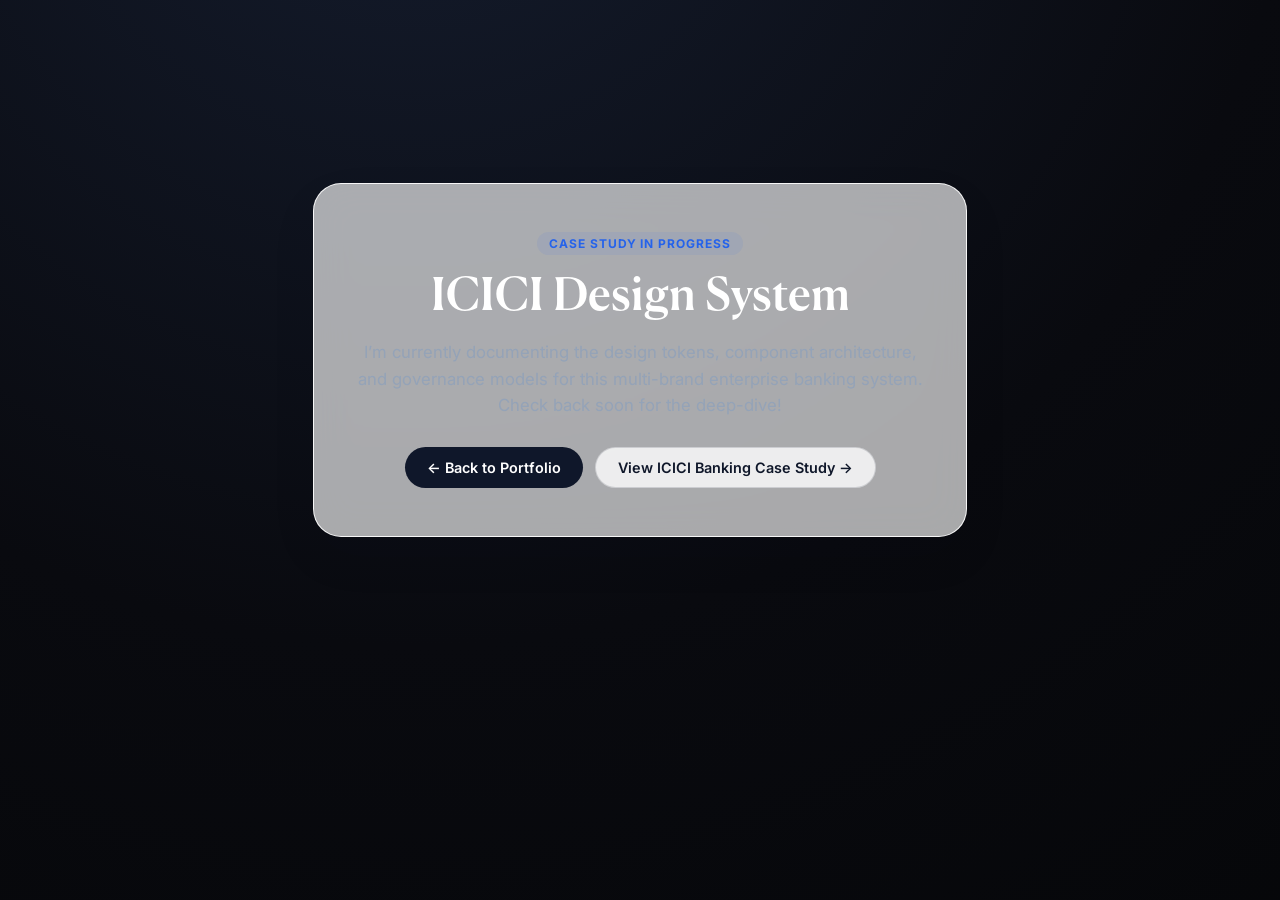
<file: case-studies/icici-design-system/index.html>
<!DOCTYPE html>
<html lang="en">
<head>
  <meta charset="UTF-8" />
  <meta name="viewport" content="width=device-width, initial-scale=1.0" />
  <title>ICICI Design System | Case Study | Amrita Mallick</title>
  <link rel="preconnect" href="https://fonts.googleapis.com" />
  <link rel="preconnect" href="https://fonts.gstatic.com" crossorigin />
  <link
    href="https://fonts.googleapis.com/css2?family=Inter:wght@300;400;500;600;700&display=swap"
    rel="stylesheet"
  />
  <link rel="stylesheet" href="../../styles/global.css">
  <style>
    .cs-preview-wrap {
      min-height: 80vh;
      display: flex;
      flex-direction: column;
      align-items: center;
      justify-content: center;
      text-align: center;
      padding: 60px 24px;
      max-width: 800px;
      margin: 0 auto;
    }
    .cs-preview-card {
      padding: 48px 36px;
      border-radius: 28px;
      background: rgba(255, 255, 255, 0.65);
      border: 1px solid rgba(255, 255, 255, 0.9);
      backdrop-filter: blur(20px);
      box-shadow: 0 20px 50px rgba(15, 23, 42, 0.06);
    }
    .cs-preview-badge {
      display: inline-block;
      font-size: 0.75rem;
      font-weight: 700;
      text-transform: uppercase;
      letter-spacing: 0.08em;
      color: #2563eb;
      background: rgba(37, 99, 235, 0.08);
      padding: 4px 12px;
      border-radius: 999px;
      margin-bottom: 16px;
    }
    .cs-preview-card h1 {
      font-family: 'Canela', serif;
      font-size: clamp(2rem, 3.5vw, 2.8rem);
      color: var(--text-dark);
      margin-bottom: 14px;
    }
    .cs-preview-card p {
      font-size: 1.05rem;
      color: var(--text-secondary);
      line-height: 1.6;
      max-width: 580px;
      margin: 0 auto 28px;
    }
    .cs-preview-actions {
      display: flex;
      gap: 12px;
      justify-content: center;
      flex-wrap: wrap;
    }
    .cs-btn {
      display: inline-flex;
      align-items: center;
      gap: 8px;
      padding: 11px 22px;
      border-radius: 999px;
      font-weight: 600;
      font-size: 0.9rem;
      text-decoration: none;
      transition: all 0.2s ease;
    }
    .cs-btn-primary {
      background: #0f172a;
      color: #ffffff;
    }
    .cs-btn-primary:hover {
      background: #1e293b;
      transform: translateY(-2px);
    }
    .cs-btn-secondary {
      background: rgba(255, 255, 255, 0.8);
      color: #0f172a;
      border: 1px solid rgba(15, 23, 42, 0.15);
    }
    .cs-btn-secondary:hover {
      background: #ffffff;
      transform: translateY(-2px);
    }
  </style>
</head>
<body>
  <div class="page-bg"></div>

  <div class="cs-preview-wrap">
    <div class="cs-preview-card">
      <span class="cs-preview-badge">Case Study In Progress</span>
      <h1>ICICI Design System</h1>
      <p>
        I’m currently documenting the design tokens, component architecture, and governance models for this multi-brand enterprise banking system. Check back soon for the deep-dive!
      </p>
      <div class="cs-preview-actions">
        <a href="../../index.html" class="cs-btn cs-btn-primary">← Back to Portfolio</a>
        <a href="../icici-cib-banking-saas/index.html" class="cs-btn cs-btn-secondary">View ICICI Banking Case Study →</a>
      </div>
    </div>
  </div>
</body>
</html>
</file>
<file: styles/editorial-case-study.css>
/* ==========================================================================
   Editorial Case Study Design System
   Inspired by OpenAI x Hardware Case Study Layout:
   - High-contrast, publication-grade reading experience
   - Warm editorial canvas (#f9f9fb) with crisp typography
   - Sticky left Table of Contents (TOC) with terracotta active indicators
   - Modular storytelling: Insights, Workflow Stacks, Device Mockups & Media
   ========================================================================== */

@font-face {
  font-family: 'Canela';
  src: url('../assets/Fonts/CanelaTextFamily/CanelaText-Regular-Trial.otf') format('opentype');
  font-weight: 400;
  font-style: normal;
}
@font-face {
  font-family: 'Canela';
  src: url('../assets/Fonts/CanelaDeckFamily/CanelaDeck-Medium-Trial.otf') format('opentype');
  font-weight: 500;
  font-style: normal;
}
@font-face {
  font-family: 'Canela';
  src: url('../assets/Fonts/CanelaFamily/Canela-Bold-Trial.otf') format('opentype');
  font-weight: 700;
  font-style: normal;
}
@font-face {
  font-family: 'Canela';
  src: url('../assets/Fonts/CanelaFamily/Canela-BoldItalic-Trial.otf') format('opentype');
  font-weight: 700;
  font-style: italic;
}

:root {
  --cs-bg: #f9f9fb;
  --cs-surface: #ffffff;
  --cs-surface-subtle: #f3f4f6;
  --cs-text-main: #111827;
  --cs-text-body: #374151;
  --cs-text-secondary: #6b7280;
  --cs-text-muted: #9ca3af;
  --cs-border: #e5e7eb;
  --cs-border-subtle: #f1f2f4;
  --cs-accent: #e05320;
  --cs-accent-bg: rgba(224, 83, 32, 0.08);
  --cs-radius-sm: 8px;
  --cs-radius-md: 14px;
  --cs-radius-lg: 20px;
  --font-serif: 'Canela', Georgia, serif;
  --font-sans: 'Inter', -apple-system, BlinkMacSystemFont, "Segoe UI", Roboto, sans-serif;
}

*, *::before, *::after {
  box-sizing: border-box;
}

html {
  scroll-behavior: smooth;
  overflow-x: hidden;
  max-width: 100vw;
}

body.editorial-case-study {
  margin: 0;
  background-color: var(--cs-bg);
  color: var(--cs-text-body);
  font-family: var(--font-sans);
  font-size: 16px;
  line-height: 1.7;
  -webkit-font-smoothing: antialiased;
  -moz-osx-font-smoothing: grayscale;
}

/* =========================================
   TOP BREADCRUMB NAVIGATION BAR
   ========================================= */
.cs-top-bar {
  position: sticky;
  top: 0;
  z-index: 100;
  background: rgba(249, 249, 251, 0.92);
  backdrop-filter: blur(14px);
  -webkit-backdrop-filter: blur(14px);
  border-bottom: 1px solid var(--cs-border);
  padding: 14px 32px;
  display: flex;
  align-items: center;
  justify-content: space-between;
}

.cs-breadcrumb {
  display: inline-flex;
  align-items: center;
  gap: 8px;
  font-size: 0.92rem;
  font-weight: 500;
  color: var(--cs-text-secondary);
  text-decoration: none;
  transition: color 0.2s ease;
}

.cs-breadcrumb:hover {
  color: var(--cs-text-main);
}

.cs-breadcrumb .back-arrow {
  font-size: 1rem;
  margin-right: 2px;
  transition: transform 0.2s ease;
}

.cs-breadcrumb:hover .back-arrow {
  transform: translateX(-3px);
}

.cs-breadcrumb .project-title-crumb {
  color: var(--cs-text-main);
  font-weight: 600;
}

.cs-top-actions {
  display: flex;
  align-items: center;
  gap: 16px;
}

.cs-contact-pill {
  font-size: 0.84rem;
  font-weight: 600;
  color: var(--cs-text-main);
  background: var(--cs-surface);
  border: 1px solid var(--cs-border);
  padding: 6px 14px;
  border-radius: 999px;
  text-decoration: none;
  box-shadow: 0 1px 3px rgba(0, 0, 0, 0.04);
  transition: all 0.2s ease;
  cursor: pointer;
}

.cs-contact-pill:hover {
  border-color: var(--cs-text-main);
  background: var(--cs-text-main);
  color: #ffffff;
}

/* =========================================
   MAIN 2-COLUMN LAYOUT (Sticky TOC + Content)
   ========================================= */
.cs-layout-container {
  max-width: 1360px;
  margin: 0 auto;
  padding: 48px 32px 120px;
  display: grid;
  grid-template-columns: 240px minmax(0, 1fr);
  gap: 64px;
  position: relative;
  align-items: start;
}

/* Left Sticky Table of Contents */
.cs-toc-sidebar {
  position: sticky;
  top: 80px;
  display: flex;
  flex-direction: column;
  gap: 12px;
  padding-top: 10px;
  user-select: none;
}

.cs-toc-list {
  list-style: none;
  padding: 0;
  margin: 0;
  display: flex;
  flex-direction: column;
  gap: 8px;
}

.cs-toc-link {
  display: inline-flex;
  align-items: center;
  gap: 8px;
  font-size: 0.92rem;
  font-weight: 400;
  color: var(--cs-text-secondary);
  text-decoration: none;
  padding: 4px 0;
  transition: all 0.2s ease;
  line-height: 1.35;
}

.cs-toc-link:hover {
  color: var(--cs-text-main);
}

.cs-toc-link::before {
  content: "";
  display: inline-block;
  width: 6px;
  height: 6px;
  background: transparent;
  border-radius: 1px;
  flex-shrink: 0;
  transition: background 0.2s ease;
}

/* Active State with Terracotta Orange Square Indicator */
.cs-toc-link.is-active {
  color: var(--cs-accent);
  font-weight: 600;
}

.cs-toc-link.is-active::before {
  content: "";
  background: var(--cs-accent);
}

/* =========================================
   RIGHT CONTENT COLUMN
   ========================================= */
.cs-main-content {
  max-width: 860px;
  display: flex;
  flex-direction: column;
  gap: 80px;
}

/* Article Hero Header */
.cs-article-header {
  display: flex;
  flex-direction: column;
  gap: 20px;
}

.cs-main-title {
  font-family: var(--font-serif);
  font-size: clamp(2.4rem, 4vw, 3.4rem);
  font-weight: 500;
  color: var(--cs-text-main);
  line-height: 1.15;
  letter-spacing: -0.025em;
  margin: 0;
}

.cs-main-subtitle {
  font-size: 1.15rem;
  color: var(--cs-text-secondary);
  line-height: 1.6;
  margin: 0;
}

/* Metadata Strip */
.cs-metadata-grid {
  display: grid;
  grid-template-columns: repeat(4, 1fr);
  gap: 24px;
  padding: 24px 0;
  border-top: 1px solid var(--cs-border);
  border-bottom: 1px solid var(--cs-border);
  margin-top: 12px;
}

.cs-meta-col {
  display: flex;
  flex-direction: column;
  gap: 6px;
}

.cs-meta-label {
  font-size: 0.78rem;
  font-weight: 600;
  color: var(--cs-text-secondary);
  letter-spacing: -0.01em;
}

.cs-meta-value {
  font-size: 0.95rem;
  font-weight: 500;
  color: var(--cs-text-main);
  line-height: 1.4;
}

/* Metrics Metadata Section (Clean UI matching metadata grid, No Cards) */
.cs-metrics-section {
  padding: 20px 0 24px 0;
  border-bottom: 1px solid var(--cs-border);
}

.cs-metrics-heading {
  font-size: 0.85rem;
  font-weight: 600;
  color: var(--cs-text-secondary);
  letter-spacing: -0.01em;
  display: block;
  margin-bottom: 14px;
}

.cs-metrics-grid {
  display: flex;
  gap: clamp(48px, 8vw, 96px);
  align-items: flex-start;
}

.cs-metric-col {
  display: flex;
  flex-direction: column;
  gap: 6px;
}

.cs-metric-col .cs-meta-label {
  font-size: 0.78rem;
  font-weight: 600;
  color: var(--cs-text-secondary);
  letter-spacing: -0.01em;
}

.cs-metric-number {
  font-family: var(--font-serif);
  font-size: 2.35rem;
  font-weight: 700;
  line-height: 1.1;
  color: var(--cs-text-main);
  letter-spacing: -0.02em;
}

/* =========================================
   ARTICLE SECTIONS & TYPOGRAPHY
   ========================================= */
.cs-section {
  display: flex;
  flex-direction: column;
  gap: 24px;
  scroll-margin-top: 96px;
  position: relative;
}

.cs-section-kicker {
  font-size: 0.85rem;
  font-weight: 600;
  color: var(--cs-text-secondary);
  letter-spacing: -0.01em;
  margin: 0;
}

.cs-section-heading {
  font-family: var(--font-serif);
  font-size: clamp(1.75rem, 2.5vw, 2.25rem);
  font-weight: 500;
  color: var(--cs-text-main);
  line-height: 1.25;
  letter-spacing: -0.02em;
  margin: 0;
}

.cs-section-subhead {
  font-size: 1.05rem;
  font-weight: 500;
  color: var(--cs-text-secondary);
  line-height: 1.65;
  margin: 0;
}

.cs-body-p {
  font-size: 1.05rem;
  color: var(--cs-text-body);
  line-height: 1.75;
  margin: 0;
}

.cs-body-p strong {
  color: var(--cs-text-main);
  font-weight: 600;
}

/* Section Header with Accent Orange Square Indicator */
.cs-heading-with-marker {
  position: relative;
  display: flex;
  flex-direction: column;
  gap: 8px;
}

.cs-heading-with-marker::before {
  content: "";
  position: absolute;
  left: -28px;
  top: 10px;
  width: 10px;
  height: 10px;
  background: var(--cs-accent);
  border-radius: 1px;
}

/* =========================================
   FEATURED VIDEO & MEDIA DISPLAY
   ========================================= */
.cs-media-card {
  width: 100%;
  border-radius: var(--cs-radius-md);
  overflow: hidden;
  background: var(--cs-surface);
  border: 1px solid var(--cs-border);
  box-shadow: 0 4px 20px rgba(0, 0, 0, 0.04);
}

.cs-media-card video,
.cs-media-card img {
  width: 100%;
  height: auto;
  display: block;
  object-fit: cover;
}

.cs-media-caption {
  padding: 12px 18px;
  font-size: 0.85rem;
  color: var(--cs-text-secondary);
  border-top: 1px solid var(--cs-border-subtle);
  background: var(--cs-surface);
  line-height: 1.45;
}

/* Multi-column photo galleries (Testing & user research) */
.cs-photo-grid-4 {
  display: grid;
  grid-template-columns: repeat(4, 1fr);
  gap: 12px;
  width: 100%;
}

.cs-photo-grid-4 .photo-item {
  width: 100%;
  aspect-ratio: 9 / 16;
  border-radius: var(--cs-radius-sm);
  overflow: hidden;
  border: 1px solid var(--cs-border);
}

.cs-photo-grid-4 .photo-item img {
  width: 100%;
  height: 100%;
  object-fit: cover;
  display: block;
}

/* Side-by-side device card comparison */
.cs-photo-grid-2 {
  display: grid;
  grid-template-columns: repeat(2, 1fr);
  gap: 20px;
  width: 100%;
}

.cs-photo-grid-2 .photo-item {
  width: 100%;
  border-radius: var(--cs-radius-md);
  overflow: hidden;
  border: 1px solid var(--cs-border);
  background: var(--cs-surface);
}

.cs-photo-grid-2 .photo-item img {
  width: 100%;
  height: auto;
  display: block;
}

/* =========================================
   STRUCTURED INSIGHTS & CALLOUT CARDS
   ========================================= */
.cs-insights-grid {
  display: grid;
  grid-template-columns: repeat(2, 1fr);
  gap: 28px;
  margin-top: 8px;
}

.cs-insight-item {
  display: flex;
  flex-direction: column;
  gap: 8px;
}

.cs-insight-title {
  font-size: 0.98rem;
  font-weight: 700;
  color: var(--cs-text-main);
  margin: 0;
}

.cs-insight-desc {
  font-size: 0.94rem;
  color: var(--cs-text-body);
  line-height: 1.6;
  margin: 0;
}

/* Highlight / Opportunity Callout Card */
.cs-callout-card {
  padding: 24px 28px;
  background: var(--cs-surface);
  border: 1px solid var(--cs-border);
  border-left: 3px solid var(--cs-accent);
  border-radius: var(--cs-radius-sm);
  display: flex;
  flex-direction: column;
  gap: 8px;
}

.cs-callout-card h4 {
  font-family: var(--font-serif);
  font-size: 1.25rem;
  color: var(--cs-text-main);
  margin: 0;
}

.cs-callout-card p {
  font-size: 0.98rem;
  color: var(--cs-text-body);
  margin: 0;
  line-height: 1.65;
}

/* System Stack Diagram Container (Like OpenAI "THE STACK" block) */
.cs-stack-diagram {
  background: var(--cs-surface-subtle);
  border: 1px solid var(--cs-border);
  border-radius: var(--cs-radius-md);
  padding: 36px 28px;
  display: flex;
  flex-direction: column;
  align-items: center;
  gap: 16px;
}

.cs-stack-level {
  display: flex;
  align-items: center;
  justify-content: center;
  padding: 10px 24px;
  background: var(--cs-surface);
  border: 1px solid var(--cs-border);
  border-radius: 6px;
  font-size: 0.9rem;
  font-weight: 600;
  color: var(--cs-text-main);
  box-shadow: 0 1px 3px rgba(0, 0, 0, 0.03);
}

.cs-stack-level.active-stack {
  background: var(--cs-accent);
  color: #ffffff;
  border-color: var(--cs-accent);
}

/* =========================================
   BOTTOM NAVIGATION (Next Case Study & Footer)
   ========================================= */
.cs-footer-nav {
  display: flex;
  align-items: center;
  justify-content: space-between;
  padding-top: 48px;
  border-top: 1px solid var(--cs-border);
  margin-top: 24px;
}

.cs-footer-link {
  display: flex;
  flex-direction: column;
  gap: 4px;
  text-decoration: none;
  color: inherit;
  transition: transform 0.2s ease;
}

.cs-footer-link:hover {
  transform: translateY(-2px);
}

.cs-footer-sub {
  font-size: 0.8rem;
  font-weight: 500;
  color: var(--cs-text-secondary);
  text-transform: uppercase;
  letter-spacing: 0.05em;
}

.cs-footer-title {
  font-family: var(--font-serif);
  font-size: 1.35rem;
  font-weight: 500;
  color: var(--cs-text-main);
}

/* =========================================
   RESPONSIVE DESIGN (Tablets & Mobile)
   ========================================= */
@media (max-width: 1024px) {
  .cs-layout-container {
    grid-template-columns: 200px minmax(0, 1fr);
    gap: 40px;
    padding: 36px 24px 90px;
  }
}

@media (max-width: 820px) {
  .cs-layout-container {
    grid-template-columns: 1fr;
    gap: 48px;
    padding: 24px 18px 80px;
  }

  /* On mobile, TOC turns into a clean horizontal scroll bar */
  .cs-toc-sidebar {
    position: static;
    overflow-x: auto;
    padding-bottom: 12px;
    border-bottom: 1px solid var(--cs-border);
    margin-bottom: 16px;
    -webkit-overflow-scrolling: touch;
    scrollbar-width: none;
  }

  .cs-toc-sidebar::-webkit-scrollbar {
    display: none;
  }

  .cs-toc-list {
    flex-direction: row;
    flex-wrap: nowrap;
    gap: 12px;
  }

  .cs-toc-link {
    white-space: nowrap;
    padding: 6px 12px;
    background: var(--cs-surface);
    border: 1px solid var(--cs-border);
    border-radius: 999px;
    font-size: 0.82rem;
  }

  .cs-toc-link.is-active {
    background: var(--cs-accent-bg);
    border-color: var(--cs-accent);
  }

  .cs-toc-link::before {
    display: none; /* Hide square in pill view */
  }

  .cs-metadata-grid {
    grid-template-columns: repeat(2, 1fr);
    gap: 16px;
  }

  .cs-metrics-section {
    padding: 16px 0 20px 0;
  }

  .cs-metrics-grid {
    gap: 32px;
  }

  .cs-metric-number {
    font-size: 1.85rem;
  }

  .cs-heading-with-marker::before {
    display: none;
  }

  .cs-insights-grid {
    grid-template-columns: 1fr;
    gap: 20px;
  }

  .cs-photo-grid-4 {
    grid-template-columns: repeat(2, 1fr);
    gap: 10px;
  }

  .cs-photo-grid-2 {
    grid-template-columns: 1fr;
    gap: 14px;
  }
}
</file>
<file: case-studies/ICICI-CIB-Banking SAAS/style.css>
:root {
    --bg-color: #ffffff;
    --text-color: #0d0d0d;
    --text-muted: #555555;
    --line-color: rgba(0, 0, 0, 0.15);
    --font-main: 'Inter', Helvetica, sans-serif;
    --nav-bg: rgba(255, 255, 255, 0.8);
    --nav-text: #0d0d0d;
}

/* CSS Reset */
* {
    margin: 0;
    padding: 0;
    box-sizing: border-box;
}

body {
    font-family: var(--font-main);
    background-color: var(--bg-color);
    color: var(--text-color);
    line-height: 1.5;
    -webkit-font-smoothing: antialiased;
    overflow-x: hidden;
}

#case-study-content {
    padding-top: 100px;
}

/* DESIGN LANGUAGE: STRUCTURAL LINES */
.section-line-bottom {
    border-bottom: 1px solid var(--line-color);
}

.section-line-top {
    border-top: 1px solid var(--line-color);
}

.border-right {
    border-right: 1px solid var(--line-color);
}

.grid-container {
    display: grid;
    grid-template-columns: 1fr 1fr;
}

.grid-3-cols {
    display: grid;
    grid-template-columns: 1fr 1fr 1fr;
}

/* Nav */
.nav {
    position: absolute;
    top: 24px;
    left: 50%;
    transform: translateX(-50%);
    width: 96%;
    max-width: 1600px;
    z-index: 50;
}

.nav-inner {
    display: flex;
    align-items: center;
    justify-content: center;
    padding: 10px 32px;
    border-radius: 100px;
    background: rgba(255, 255, 255, 0.4);
    border: 1px solid rgba(0, 0, 0, 0.1);
    backdrop-filter: blur(16px);
}

.nav-links {
    display: flex;
    align-items: center;
    gap: 48px;
    list-style: none;
    width: 100%;
}

.nav-link {
    display: inline-flex;
    align-items: center;
    justify-content: center;
    padding: 8px 16px;
    border-radius: 100px;
    font-size: 0.9rem;
    color: var(--text-color);
    opacity: 0.8;
    text-decoration: none;
    transition: all 0.3s ease;
}

.nav-link:hover {
    background: rgba(0, 0, 0, 0.05);
    opacity: 1;
}

.nav-cta {
    background: var(--text-color);
    color: var(--bg-color);
    border: 1px solid transparent;
    margin-left: auto;
    font-weight: 500;
    opacity: 1;
}

.nav-cta:hover {
    background: #000000;
    color: #ffffff;
    transform: scale(1.02);
}

.dropdown { position: relative; }
.dropdown-menu {
    position: absolute;
    top: 100%;
    left: 10px;
    background: #ffffff;
    border: 1px solid var(--line-color);
    padding: 10px 0;
    border-radius: 12px;
    box-shadow: 0 10px 30px rgba(0,0,0,0.1);
    opacity: 0;
    visibility: hidden;
    min-width: 180px;
    list-style: none;
    margin-top: 15px;
    transition: all 0.3s ease;
}
.dropdown-menu::before {
    content: '';
    position: absolute;
    top: -20px;
    left: 0;
    right: 0;
    height: 20px;
}
.dropdown-menu li { padding: 8px 20px; }
.dropdown-menu li a {
    color: #555555;
    font-size: 14px;
    text-decoration: none;
}
.dropdown-menu li a:hover {
    color: #0d0d0d;
}
.dropdown:hover .dropdown-menu { opacity: 1; visibility: visible; }

/* Typography Constraints */
h1, h2, h3, h4, h5, h6 {
    font-weight: 400; /* Prioritize less rigid weights to provide an elegant aesthetic and text focus */
    letter-spacing: -0.02em;
}

.mega-text {
    font-size: clamp(3rem, 6vw, 6.5rem);
    font-weight: 500;
    letter-spacing: -0.04em;
    line-height: 0.95;
    text-transform: uppercase;
}

.display-text {
    font-size: clamp(2rem, 3.5vw, 4rem);
    font-weight: 400;
    letter-spacing: -0.03em;
    line-height: 1.1;
}

.body-large {
    font-size: clamp(1rem, 1.2vw, 1.1rem);
    line-height: 1.5;
    color: rgba(0, 0, 0, 0.9);
    font-weight: 400;
}

.body-standard {
    font-size: 0.9rem;
    line-height: 1.6;
    color: rgba(0, 0, 0, 0.8);
}

.label-text {
    font-size: 0.85rem;
    margin-bottom: 3rem; /* Increase whitespace below label */
    display: block;
    color: var(--text-muted);
    text-transform: uppercase;
    letter-spacing: 0.05em;
}

/* Massive Whitespaces Toned Down */
.px-main { padding-left: 4rem; padding-right: 4rem; }
.py-main { padding-top: 6rem; padding-bottom: 6rem; } /* Reduced from 8rem */
.py-sm { padding-top: 2.5rem; padding-bottom: 2.5rem; }
.px-sm { padding-left: 2rem; padding-right: 2rem; }

.flex-between {
    display: flex;
    justify-content: space-between;
    align-items: center;
}

.flex-col-center {
    display: flex;
    flex-direction: column;
    justify-content: center;
    align-items: flex-start;
}

.image-wrapper {
    width: 100%;
    height: 100%;
    display: flex;
    align-items: center;
    justify-content: center;
    overflow: hidden;
    padding: 3rem; /* Push images inwards, maintaining focus on whitespace context */
}

.responsive-img {
    max-width: 100%;
    height: auto;
    display: block;
    object-fit: contain;
}

.max-w-lg { max-width: 600px; }
.mx-auto { margin-left: auto; margin-right: auto; }
.mb-main { margin-bottom: 3rem; }
.mb-sm { margin-bottom: 1rem; }
.text-center { text-align: center; }

/* Vertical Stepper Refined */
.stepper-container {
    position: relative;
    padding-left: 4rem; /* More breathing room */
    display: flex;
    flex-direction: column;
    gap: 4rem;
    margin-top: 2rem;
    margin-bottom: 2rem;
}

.stepper-container::before {
    content: '';
    position: absolute;
    left: 0;
    top: 0;
    bottom: 0;
    width: 1px;
    background-color: var(--line-color);
}

.step-item {
    position: relative;
    width: 100%;
}

.step-node {
    position: absolute;
    left: calc(-4rem - 4.5px);
    top: 2.2rem; 
    width: 9px;
    height: 9px;
    background-color: var(--bg-color);
    border: 1px solid var(--text-color); /* Emphasized node */
}

.step-card {
    border: none; /* Removing border to follow clean hierarchy */
    padding: 0;
    background-color: transparent;
}

.step-card h3 {
    font-size: 1.8rem;
    margin-bottom: 0.5rem;
}

.step-tags {
    margin-top: 1rem;
    font-size: 0.7rem;
    letter-spacing: 0.05em;
    color: var(--text-muted);
}

@media (max-width: 768px) {
    .grid-container, .grid-3-cols {
        grid-template-columns: 1fr;
    }
    .border-right {
        border-right: none;
        border-bottom: 1px solid var(--line-color);
    }
    .px-main { padding-left: 1.5rem; padding-right: 1.5rem; }
    .py-main { padding-top: 4rem; padding-bottom: 4rem; }
    .image-wrapper { padding: 1.5rem; }
}
</file>
<file: styles/global.css>
@import url('./contact-modal.css');
@import url('./hero-3d.css');
@import url('./split-layout.css');

@font-face {
  font-family: 'Canela';
  src: url('../assets/Fonts/CanelaTextFamily/CanelaText-Regular-Trial.otf') format('opentype');
  font-weight: 400;
  font-style: normal;
}
@font-face {
  font-family: 'Canela';
  src: url('../assets/Fonts/CanelaDeckFamily/CanelaDeck-Medium-Trial.otf') format('opentype');
  font-weight: 500;
  font-style: normal;
}
@font-face {
  font-family: 'Canela';
  src: url('../assets/Fonts/CanelaFamily/Canela-Bold-Trial.otf') format('opentype');
  font-weight: 700;
  font-style: normal;
}
@font-face {
  font-family: 'Canela';
  src: url('../assets/Fonts/CanelaFamily/Canela-BoldItalic-Trial.otf') format('opentype');
  font-weight: 700;
  font-style: italic;
}

:root {
  --bg-color: #090a0f; 
  --orb-color-1: rgba(30, 41, 59, 0.4); 
  --orb-color-2: rgba(15, 23, 42, 0.4); 
  
  --glass-bg: rgba(15, 23, 42, 0.7);
  --glass-bg-hover: rgba(30, 41, 59, 0.85);
  --glass-border: rgba(255, 255, 255, 0.1);
  --glass-shadow: 0 16px 40px rgba(0, 0, 0, 0.45);
  --glass-shadow-hover: 0 24px 50px rgba(0, 0, 0, 0.6);
  --glass-blur: 24px;
  
  --text-dark: #ffffff;
  --text-primary: #f8fafc;
  --text-secondary: #94a3b8;
  
  --action-bg: #ffffff;
  --action-text: #090a0f;
  
  --radius-xl: 32px;
  --radius-lg: 24px;
  --radius-md: 16px;
}

*, *::before, *::after {
  box-sizing: border-box;
}

html {
  overflow-x: hidden;
  max-width: 100vw;
  scroll-behavior: smooth;
}

body {
  margin: 0;
  min-height: 100vh;
  font-family: "Inter", system-ui, -apple-system, sans-serif;
  background: var(--bg-color);
  color: var(--text-primary);
  -webkit-font-smoothing: antialiased;
  overflow-x: hidden;
}

h1, h2, h3, h4, h5, h6 {
  font-family: 'Canela', serif;
  font-weight: 500;
  margin: 0;
  color: var(--text-dark);
}

ul {
  padding: 0;
  margin: 0;
  list-style: none;
}

a {
  text-decoration: none;
}

/* Page Glow / Animated Background */
.page-bg {
  position: fixed;
  inset: -10vw; /* allow orbs to move offscreen slightly */
  pointer-events: none;
  z-index: -2;
  overflow: hidden;
  background: radial-gradient(circle at 35% -10%, #151d2f 0%, #090a0f 55%, #050608 100%);
}



main {
  max-width: 1500px;
  margin: 0 auto;
  padding: 0 24px;
}

/* Base Glass Class for reusability */
.glass-panel {
  background: var(--glass-bg);
  backdrop-filter: blur(var(--glass-blur));
  -webkit-backdrop-filter: blur(var(--glass-blur));
  border: 1px solid var(--glass-border);
  box-shadow: var(--glass-shadow);
  border-radius: var(--radius-xl);
}

/* Navigation - True Frosted Glass Pill */
.nav {
  position: absolute;
  top: 12px;
  left: 50%;
  transform: translateX(-50%);
  width: 96%;
  max-width: 1600px;
  padding: 0;
  z-index: 50;
}

.nav-inner {
  display: flex;
  align-items: center;
  justify-content: center;
  padding: 8px 32px;
  border-radius: 16px !important;
  background: rgba(220, 225, 235, 0.2) !important;
  border-color: rgba(255, 255, 255, 0.3) !important;
}

.nav-links {
  display: flex;
  align-items: center;
  gap: 40px;
  width: 100%;
}

.nav-link {
  font-size: 0.9rem;
  color: var(--text-secondary);
  font-weight: 500;
  transition: all 0.3s ease;
  padding: 6px 14px;
  border-radius: 12px;
  display: inline-flex;
  align-items: center;
}

.nav-link:hover {
  color: var(--text-dark);
  background: rgba(255, 255, 255, 0.4);
}

.nav-cta {
  background: transparent;
  color: var(--text-secondary);
  border: 1px solid rgba(15, 23, 42, 0.15);
  margin-left: auto;
}

.nav-cta:hover {
  background: rgba(255, 255, 255, 0.5);
  color: var(--text-dark);
  border-color: rgba(15, 23, 42, 0.3);
}

/* Dropdown */
.dropdown { position: relative; }
.dropdown-menu {
  position: absolute;
  top: 100%;
  left: 50%;
  transform: translateX(-50%) translateY(10px);
  padding: 12px 0;
  opacity: 0;
  visibility: hidden;
  transition: all 0.3s ease;
  min-width: 220px;
}

.dropdown:hover .dropdown-menu {
  opacity: 1;
  visibility: visible;
  transform: translateX(-50%) translateY(5px);
}

.dropdown-menu li a {
  display: block;
  padding: 10px 24px;
  color: var(--text-secondary);
  font-size: 0.95rem;
  transition: all 0.2s ease;
}

.dropdown-menu li a:hover {
  background: var(--glass-bg-hover);
  color: var(--text-dark);
}

/* Hero Section */
.hero-wrapper {
  position: relative;
  min-height: 100vh;
  width: 100%;
  display: flex;
  align-items: center;
  justify-content: center;
  overflow: hidden;
  padding-top: 60px;
}

/* Animated 3D/Dotted Background Container */
.hero-bg-anim {
  position: absolute;
  inset: 0;
  z-index: 0;
  overflow: hidden;
  display: flex;
  align-items: center;
  justify-content: center;
  pointer-events: none;
  contain: strict;
}

/* Dotted Wave Pattern */
.hero-dotted-wave {
  position: absolute;
  width: 200vw;
  height: 200vh;
  top: -50vh;
  left: -50vw;
  background-image: radial-gradient(rgba(255, 255, 255, 0.08) 1.5px, transparent 1.5px);
  background-size: 32px 32px;
  animation: waveDrift 60s linear infinite;
  mask-image: radial-gradient(ellipse at center, black 0%, transparent 60%);
  -webkit-mask-image: radial-gradient(ellipse at center, black 0%, transparent 60%);
  will-change: transform;
  transform: translateZ(0);
  pointer-events: none;
}

@keyframes waveDrift {
  0% { transform: rotate(0deg) scale(1); }
  50% { transform: rotate(3deg) scale(1.05); }
  100% { transform: rotate(0deg) scale(1); }
}

/* 3D Floating CSS Sphere */
.hero-3d-sphere {
  position: absolute;
  width: 450px;
  height: 450px;
  border-radius: 50%;
  background: radial-gradient(circle at 35% 35%, #ffffff 0%, #e2e8f0 40%, #94a3b8 75%, #475569 100%);
  box-shadow: 
    inset -25px -25px 50px rgba(15, 23, 42, 0.25),
    inset 15px 15px 30px rgba(255, 255, 255, 0.9),
    0 40px 60px rgba(15, 23, 42, 0.08);
  animation: floatSphere 6s ease-in-out infinite alternate;
  z-index: 1;
}

@keyframes floatSphere {
  0% { transform: translateY(0) rotate(0deg); }
  100% { transform: translateY(-40px) rotate(3deg); }
}

/* Hero Content Text (No Glass Box) */
.hero-content-text {
  text-align: center;
  z-index: 10;
  padding: 0 20px;
  margin: 0 auto;
  max-width: 800px;
  width: 100%;
}

.hero-tag {
  display: inline-block;
  padding: 6px 12px;
  background: rgba(15, 23, 42, 0.05);
  border: 1px solid rgba(15, 23, 42, 0.1);
  border-radius: 999px;
  color: var(--action-bg);
  font-size: 0.65rem;
  font-weight: 600;
  letter-spacing: 0.5px;
  text-transform: uppercase;
  margin-bottom: 20px;
}

.hero-content-text h2 {
  font-size: 1.6rem;
  color: var(--text-secondary);
  margin-bottom: 12px;
  font-weight: 500;
  font-style: italic;
}

.hero-content-text h1 {
  font-size: clamp(32px, 5vw, 64px);
  line-height: 1.1;
  font-weight: 500;
  letter-spacing: -0.02em;
  margin-bottom: 24px;
}

.hero-content-text p {
  font-size: 1.15rem;
  color: var(--text-secondary);
  max-width: 600px;
  margin: 0 auto 32px;
  line-height: 1.7;
}

/* Reveal Text Animation */
.reveal-txt {
  opacity: 0;
  filter: blur(8px);
  transform: translateY(20px);
  animation: fadeInUp 1.2s cubic-bezier(0.16, 1, 0.3, 1) forwards;
}

@keyframes fadeInUp {
  to {
    opacity: 1;
    filter: blur(0px);
    transform: translateY(0);
  }
}

.scroll-indicator {
  position: absolute;
  bottom: 40px;
  left: 50%;
  transform: translateX(-50%);
  width: 1px;
  height: 60px;
  background: rgba(15, 23, 42, 0.1);
  overflow: hidden;
}

.scroll-indicator span {
  display: block;
  width: 100%;
  height: 30px;
  background: rgba(15, 23, 42, 0.5);
  animation: scrollDrop 2s infinite;
}

@keyframes scrollDrop {
  0% { transform: translateY(-100%); }
  50% { transform: translateY(100%); }
  100% { transform: translateY(200%); }
}

/* Impact Section */
.impact-section {
  padding: 80px 0 20px;
  text-align: center;
}

.impact-title {
  font-size: clamp(32px, 4vw, 48px);
  margin-bottom: 8px;
  color: var(--text-dark);
}

.impact-subtitle {
  color: var(--text-secondary);
  font-size: 1.15rem;
  margin-bottom: 48px;
}

.impact-grid {
  display: grid;
  grid-template-columns: repeat(4, 1fr);
  gap: 24px;
}

.impact-card {
  padding: 32px 24px;
  text-align: left;
  display: flex;
  flex-direction: column;
  gap: 12px;
  transition: transform 0.4s ease, box-shadow 0.4s ease, background 0.4s ease;
  background: rgba(255, 255, 255, 0.2) !important;
  border-color: rgba(255, 255, 255, 0.25) !important;
}

.impact-card:hover {
  transform: translateY(-4px);
  box-shadow: var(--glass-shadow-hover);
  background: rgba(255, 255, 255, 0.3) !important;
}

.impact-metric {
  font-size: 2.2rem;
  font-weight: 700;
  color: var(--text-dark);
  font-family: 'Canela', serif;
  display: flex;
  align-items: center;
  gap: 6px;
}

.impact-arrow {
  font-family: "Inter", sans-serif;
  font-size: 1.3rem;
  font-weight: 400;
  color: var(--text-dark);
  opacity: 0.7;
}

.impact-label {
  font-size: 1.05rem;
  font-weight: 500;
  color: var(--text-primary);
  line-height: 1.4;
}

.impact-context {
  font-size: 0.75rem;
  color: var(--text-secondary);
  line-height: 1.4;
  margin-top: auto;
}

/* Selected Works */
.selected-work {
  padding: 120px 0;
}

.section-title {
  font-size: clamp(40px, 5vw, 64px);
  margin-bottom: 60px;
  text-align: center;
  color: var(--text-dark);
}

.selected-work-layout {
  display: grid;
  grid-template-columns: 240px 1fr;
  gap: 40px;
}

.selected-work-stepper {
  position: sticky;
  top: 120px;
  display: flex;
  flex-direction: column;
  gap: 12px;
}

.stepper-item {
  background: transparent;
  border: none;
  color: var(--text-secondary);
  font-size: 1rem;
  text-align: left;
  padding: 14px 18px;
  border-left: 2px solid rgba(15, 23, 42, 0.1);
  cursor: pointer;
  transition: all 0.3s ease;
  font-family: 'Inter', sans-serif;
  border-radius: 0 12px 12px 0;
}

.stepper-item:hover {
  color: var(--text-dark);
  background: rgba(255, 255, 255, 0.3);
}

.stepper-item.is-active {
  color: var(--action-bg);
  border-left-color: var(--action-bg);
  background: linear-gradient(90deg, rgba(15, 23, 42, 0.05) 0%, transparent 100%);
  font-weight: 500;
}

.selected-work-list {
  display: flex;
  flex-direction: column;
  gap: 80px;
}

.selected-work-card {
  --sw-gap: 14px;
  --sw-row-1: clamp(220px, 22vw, 280px);
  --sw-row-2: clamp(200px, 20vw, 250px);
  --sw-row-3: clamp(150px, 14vw, 190px);
  padding: 44px;
  display: grid;
  grid-template-columns: 1.25fr 1fr;
  gap: clamp(30px, 4vw, 60px);
  align-items: start;
  
  /* Frosted Glass Effect */
  background: rgba(255, 255, 255, 0.4);
  border: 1px solid rgba(255, 255, 255, 0.4);
  box-shadow: 0 10px 40px rgba(15, 23, 42, 0.04);
  backdrop-filter: blur(18px);
  border-radius: 28px;
  
  transition: transform 0.4s ease, box-shadow 0.4s ease, background 0.4s ease;
}

.selected-work-card:hover {
  transform: translateY(-4px);
  box-shadow: var(--glass-shadow-hover);
}

.bento-grid {
  display: grid;
  grid-template-columns: 2fr 1fr 1fr;
  grid-template-rows: var(--sw-row-1) var(--sw-row-2) var(--sw-row-3);
  gap: var(--sw-gap);
  grid-template-areas:
    "a a b"
    "c c c"
    "d e e";
}

.bento {
  position: relative;
  overflow: hidden;
  border-radius: 18px;
  background: #ffffff;
  border: 1px solid rgba(15, 23, 42, 0.08);
}

.bento-a { grid-area: a; }
.bento-b { grid-area: b; }
.bento-c { grid-area: c; }
.bento-d { grid-area: d; }
.bento-e { grid-area: e; }

.bento img {
  width: 100%;
  height: 100%;
  object-fit: cover;
  transform: scale(1);
  will-change: transform;
  transition: transform 180ms ease-out;
}

.selected-work-card:hover .bento img {
  transform: scale(1.02);
}

.project-content h3 {
  font-size: 2.2rem;
  margin-bottom: 24px;
}

.project-content li {
  color: var(--text-secondary);
  font-size: 1rem;
  line-height: 1.6;
  margin-bottom: 12px;
  display: flex;
}

.project-content li strong {
  color: var(--text-primary);
  margin-right: 6px;
}

.project-metrics {
  display: flex;
  flex-direction: column;
  gap: 16px;
  margin-top: 32px;
}

.metric {
  background: rgba(255, 255, 255, 0.3);
  padding: 16px 20px;
  border-radius: var(--radius-md);
  border: 1px solid rgba(255, 255, 255, 0.6);
}

.metric span {
  display: block;
  color: var(--action-bg);
  font-size: 1.3rem;
  font-weight: 600;
  margin-bottom: 4px;
}

.metric p {
  margin: 0;
  color: var(--text-secondary);
  font-size: 0.9rem;
}

.project-btn {
  display: inline-flex;
  align-items: center;
  justify-content: center;
  margin-top: 36px;
  padding: 14px 28px;
  background: var(--action-bg);
  color: var(--action-text);
  border-radius: 999px;
  font-weight: 500;
  font-size: 0.95rem;
  transition: all 0.3s ease;
}

.project-btn:hover {
  transform: translateY(-2px);
  box-shadow: 0 10px 24px rgba(15, 23, 42, 0.2);
  background: #1e293b;
}


/* Minimalist Pill About Section */
.about-section {
  padding: 120px 0 60px;
  display: flex;
  justify-content: center;
}

.about-pill-wrapper {
  display: flex;
  flex-direction: column;
  align-items: center;
  gap: 24px;
}

.about-minimalist-pill {
  display: flex;
  align-items: center;
  gap: 24px;
  max-width: 720px;
  padding: 24px 32px 24px 28px;
  border-radius: 999px;
  background: rgba(15, 23, 42, 0.25);
  border: 1px solid rgba(255, 255, 255, 0.4);
  backdrop-filter: blur(16px);
  box-shadow: 0 20px 40px rgba(15, 23, 42, 0.06);
  transition: transform 0.4s ease;
}

.about-minimalist-pill:hover {
  transform: translateY(-4px);
}

.about-pill-avatar {
  width: 72px;
  height: 72px;
  border-radius: 50%;
  overflow: hidden;
  border: 2px solid rgba(255, 255, 255, 0.6);
  flex-shrink: 0;
}

.about-pill-avatar img {
  width: 100%;
  height: 100%;
  object-fit: cover;
}

.about-pill-text {
  font-family: inherit;
  font-size: 1.05rem;
  color: #fff;
  line-height: 1.6;
  margin: 0;
  text-align: left;
}

.about-pill-text strong {
  color: #ffffff;
  font-weight: 600;
}

.about-pill-resume {
  font-size: 0.9rem;
  color: var(--text-secondary);
  text-decoration: none;
  font-weight: 500;
  padding: 10px 24px;
  border-radius: 999px;
  background: rgba(255, 255, 255, 0.5);
  border: 1px solid rgba(15, 23, 42, 0.05);
  transition: all 0.3s ease;
}

.about-pill-resume:hover {
  background: rgba(255, 255, 255, 0.9);
  color: var(--text-dark);
}

/* Learning / Capabilities */
.learning-section {
  padding: 80px 0 160px;
}

.learning-header {
  text-align: center;
  margin-bottom: 60px;
}

.learning-header h2 {
  font-size: 3rem;
  margin-bottom: 16px;
}

.learning-header p {
  color: var(--text-secondary);
  font-size: 1.15rem;
  max-width: 600px;
  margin: 0 auto;
}

.learning-grid {
  display: grid;
  grid-template-columns: repeat(3, 1fr);
  gap: 24px;
}

.learning-card {
  padding: 36px 32px;
  transition: transform 0.4s ease, border-color 0.4s ease;
}

.learning-card:hover {
  transform: translateY(-8px);
  background: var(--glass-bg-hover);
}

.learning-card h3 {
  font-size: 1.5rem;
  margin-bottom: 12px;
}

.learning-card h3 span {
  font-size: 1rem;
  color: var(--text-secondary);
  display: block;
  margin-top: 8px;
  font-family: "Inter", sans-serif;
  font-weight: 400;
  font-style: italic;
}

.learning-card ul {
  margin-top: 24px;
  display: flex;
  flex-direction: column;
  gap: 12px;
}

.learning-card li {
  color: var(--text-primary);
  font-size: 1rem;
  display: flex;
  align-items: center;
  gap: 10px;
}

.learning-card li::before {
  content: "→";
  color: var(--action-bg);
  font-size: 1rem;
}

/* Footer */
.footer {
  text-align: center;
  padding: 40px 0;
  border-top: 1px solid rgba(15, 23, 42, 0.05);
  color: var(--text-secondary);
  font-size: 0.95rem;
}


/* Mobile Menu Toggle (hidden by default) */
.mobile-menu-toggle {
  display: none;
  background: transparent;
  border: none;
  color: #475569;
  cursor: pointer;
  padding: 6px;
  transition: color 0.3s ease;
}
.mobile-menu-toggle:hover {
  color: #0f172a;
}

/* Mobile Responsiveness */
@media (max-width: 1024px) {
  .impact-grid {
    grid-template-columns: repeat(2, 1fr);
  }
  .selected-work-layout {
    grid-template-columns: 1fr;
  }
  .selected-work-stepper {
    position: static;
    flex-direction: row;
    overflow-x: auto;
    padding-bottom: 16px;
    border-bottom: 1px solid rgba(15, 23, 42, 0.05);
  }
  .stepper-item {
    border-left: none;
    border-bottom: 2px solid transparent;
    border-radius: 12px 12px 0 0;
    white-space: nowrap;
  }
  .stepper-item.is-active {
    border-left-color: transparent;
    border-bottom-color: var(--action-bg);
    background: linear-gradient(0deg, rgba(15, 23, 42, 0.05) 0%, transparent 100%);
  }
  .selected-work-card {
    grid-template-columns: 1fr;
  }
  .about-container {
    flex-direction: column;
    text-align: center;
  }
  .about-actions {
    justify-content: center;
  }
  .learning-grid {
    grid-template-columns: repeat(2, 1fr);
  }
}

@media (max-width: 768px) {
  .impact-grid {
    grid-template-columns: 1fr;
  }
  main {
    padding: 0 16px;
  }
  .nav {
    top: 20px;
    padding: 0 16px;
  }
  .nav-inner {
    padding: 10px 20px;
    justify-content: space-between;
    width: 100%;
  }
  .mobile-menu-toggle {
    display: flex;
    align-items: center;
    justify-content: center;
    margin-left: auto;
  }
  .nav-links {
    display: none;
    flex-direction: column;
    position: absolute;
    top: 70px;
    right: 5%;
    width: 90%;
    gap: 12px;
    padding: 24px;
    border-radius: 20px;
    background: rgba(245, 248, 255, 0.96);
    border: 1px solid rgba(255, 255, 255, 0.5);
    backdrop-filter: blur(24px);
    box-shadow: 0 20px 40px rgba(15, 23, 42, 0.15);
    align-items: stretch;
  }
  .nav-links.active {
    display: flex;
  }
  .nav-links .nav-link {
    font-size: 1.05rem;
    padding: 12px;
    text-align: left;
    justify-content: flex-start;
  }
  .nav-links .nav-cta {
    margin-left: 0;
    justify-content: center;
  }
  .nav-links .dropdown-menu {
    position: static;
    display: none;
    box-shadow: none;
    background: rgba(0,0,0,0.02);
    padding: 8px;
    margin-top: 8px;
  }
  .hero-content-text {
    padding: 40px 24px;
  }
  .hero-content-text h1 {
    font-size: 2.2rem;
  }
  .hero-3d-sphere {
    width: 320px;
    height: 320px;
  }
  .selected-work-card {
    padding: 24px;
    gap: 30px;
    --sw-row-1: 160px;
    --sw-row-2: 130px;
    --sw-row-3: 100px;
    --sw-gap: 10px;
  }
  .project-metrics {
    flex-direction: row;
    flex-wrap: wrap;
  }
  .project-metrics .metric {
    flex: 1 1 calc(50% - 8px);
  }
  .about-container {
    padding: 32px 24px;
  }
  .about-image img {
    width: 220px;
    height: 280px;
  }
  .learning-grid {
    grid-template-columns: 1fr;
  }
}

@media (max-width: 480px) {
  .hero-content-text h1 {
    font-size: 1.8rem;
  }
  .hero-3d-sphere {
    width: 250px;
    height: 250px;
  }
  .selected-work-card {
    --sw-row-1: 120px;
    --sw-row-2: 90px;
    --sw-row-3: 70px;
    --sw-gap: 6px;
  }
  .project-metrics .metric {
    flex: 1 1 100%;
  }
  .about-actions {
    flex-direction: column;
    width: 100%;
  }
  .about-actions a {
    width: 100%;
    justify-content: center;
  }
}
</file>
